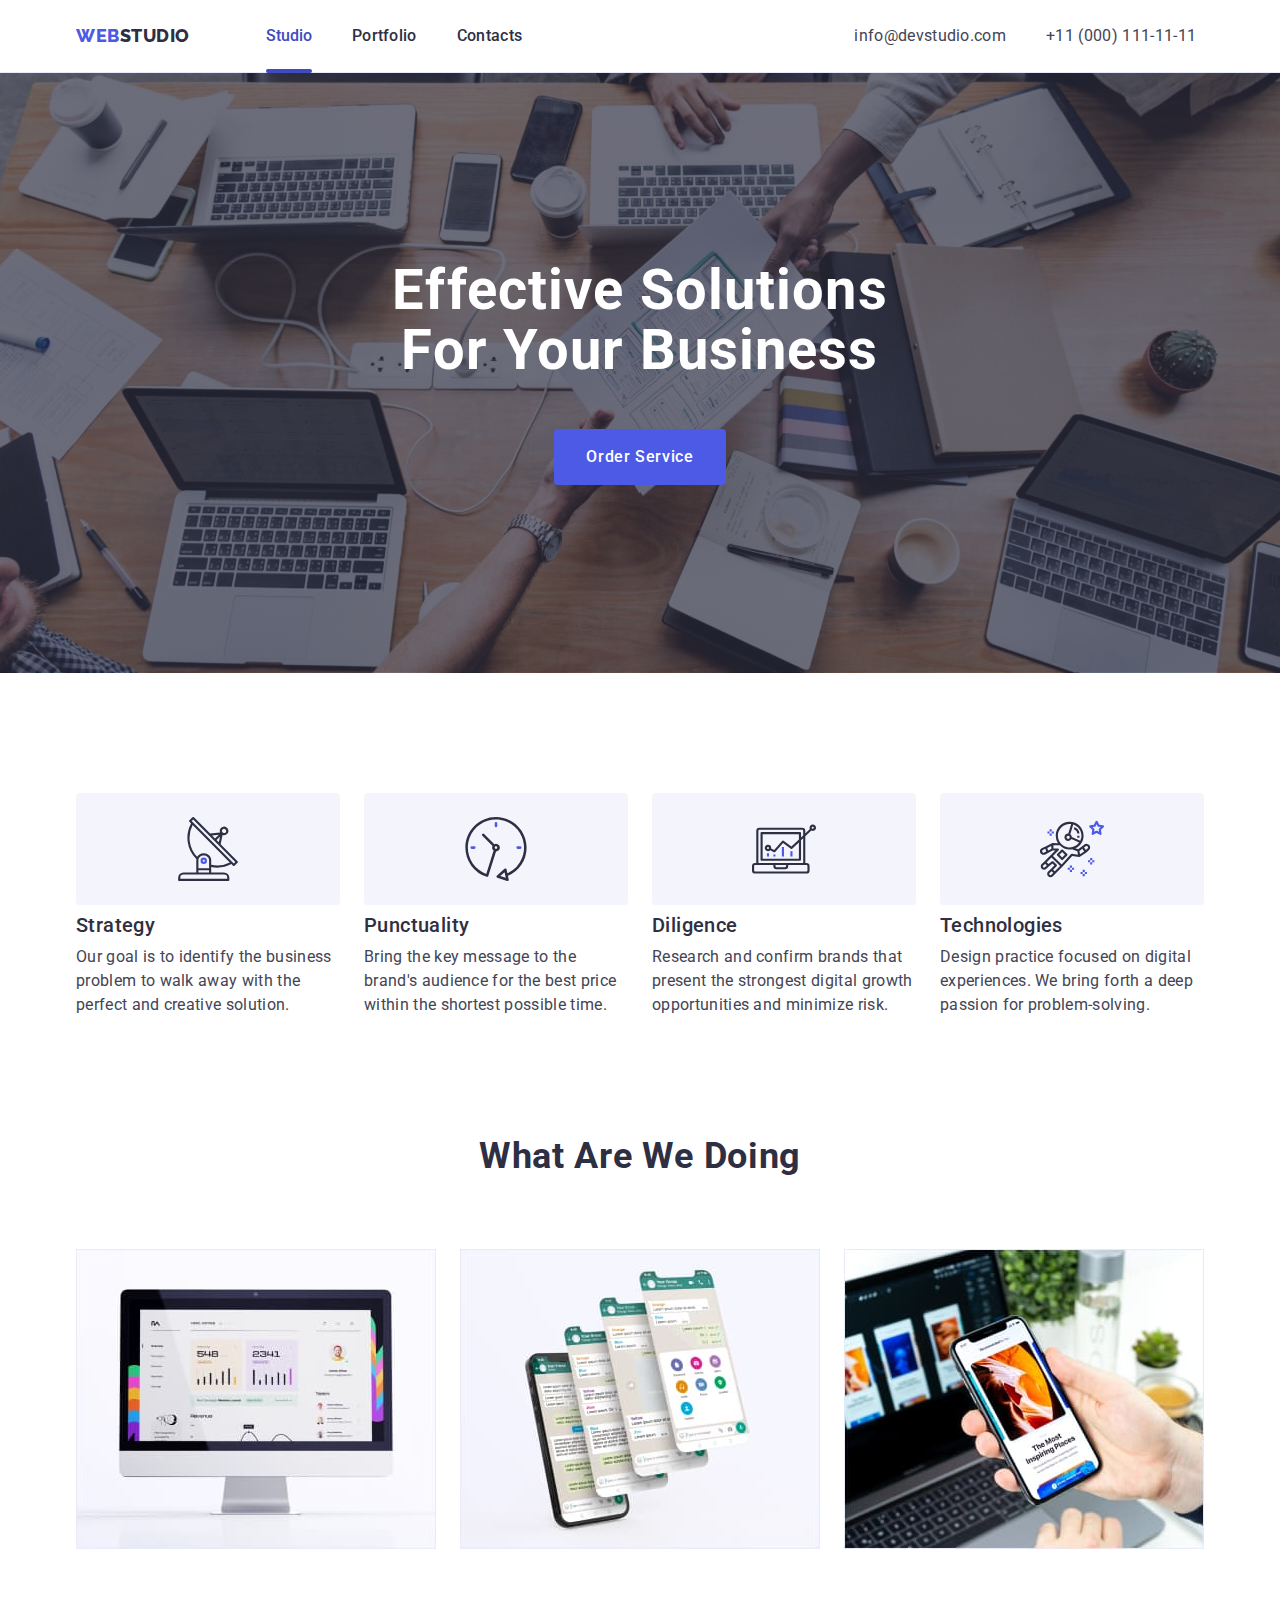
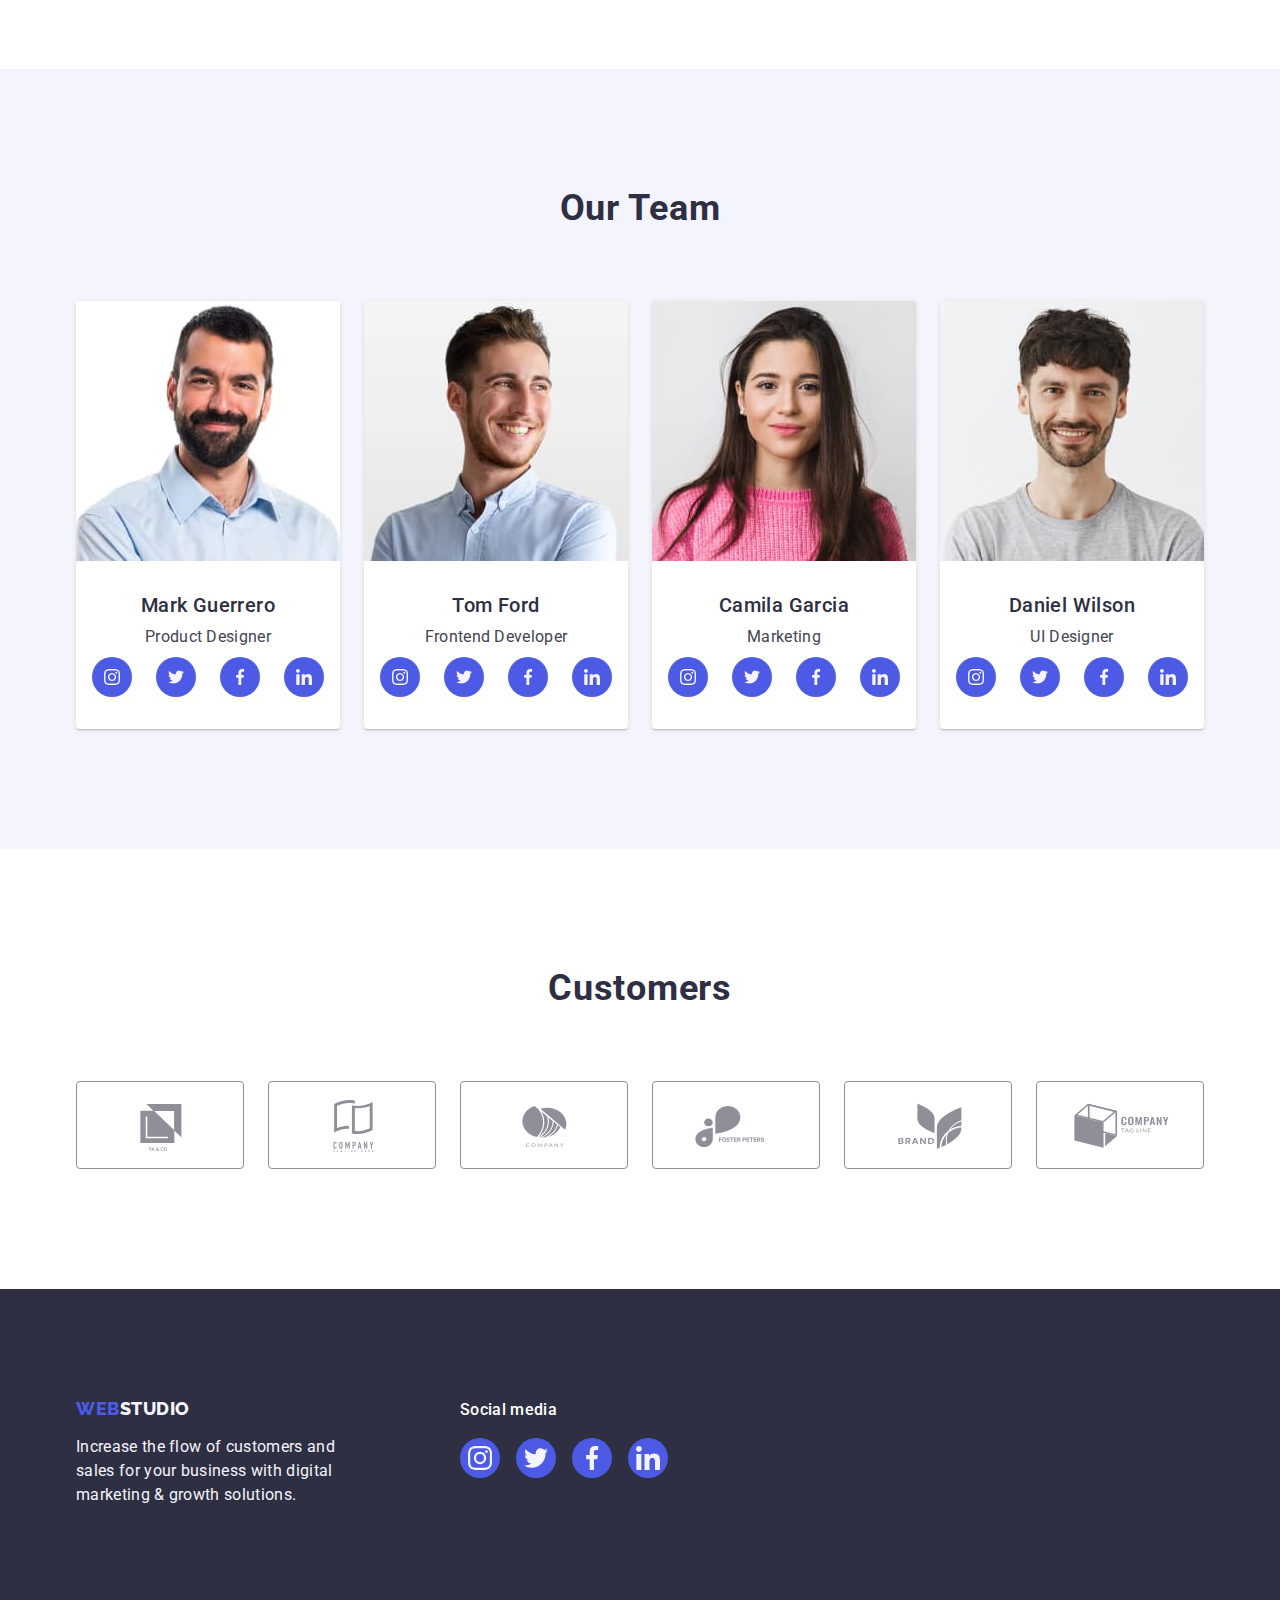
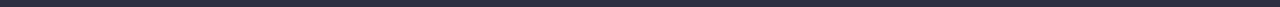
<file: index.html>
<!DOCTYPE html>
<html lang="en">

<head>
    <meta charset="UTF-8">
    <meta name="viewport" content="width=device-width, initial-scale=1.0">
    <title>Main Page</title>
        <link rel="stylesheet" href="https://cdnjs.cloudflare.com/ajax/libs/modern-normalize/2.0.0/modern-normalize.min.css"
        integrity="sha512-4xo8blKMVCiXpTaLzQSLSw3KFOVPWhm/TRtuPVc4WG6kUgjH6J03IBuG7JZPkcWMxJ5huwaBpOpnwYElP/m6wg=="
        crossorigin="anonymous" referrerpolicy="no-referrer">
    <link rel="preconnect" href="https://fonts.googleapis.com">
    <link rel="preconnect" href="https://fonts.gstatic.com" crossorigin>
    <link href="https://fonts.googleapis.com/css2?family=Raleway:wght@800&family=Roboto:wght@400;500;700;900&display=swap"
        rel="stylesheet">
    <link rel="stylesheet" href="./css/styles.css">
</head>

<body>
    <header class="header">
        <div class="headcontainer container">
        <nav class="headcont">
            <a class="link logo" href="./index.html">Web<span class="inheader">Studio</span></a>
            <ul class="list ulnav">
                <li><a class="link navigation-bar-transition" href="./index.html">Studio</a></li>
                <li><a class="link navigation" href="./portfolio.html">Portfolio</a></li>
                <li><a class="link navigation" href="">Contacts</a></li>
            </ul>
            </nav>
        <address class ="contacts">
            <ul class="ulcontact">
                <li class="licontact">
                    <a class="link conts" href="mailto:info@devstudio.com">info@devstudio.com</a>
                </li>
                <li class="licontact">
                    <a class="link conts" href="tel:+110001111111">+11 (000) 111-11-11</a>
                </li>
            </ul>
        </address>
        </div>
    </header>
    <main>
        <section class="section-motto">
            <div class="container">
            <h1 class="title">Effective Solutions for Your Business</h1>
            <button class="button orderservice" type="button" data-modal-open>Order Service</button>
            </div>
        </section>
        <section class="section characteristics">
            <div class="container">
            <h2 class="visually-hidden">pusty nagłówek</h2>
            <ul class="list ulcharacteristic">
                <li class="licharacteristic">
                    <div class="characteristic-icons">
                         <svg width="64" height="64" xmlns="http://www.w3.org/2000/svg">
                            <use href="./images/icons.svg#icons-antenna-1">
                            </use>
                         </svg>   
                    </div>
                    <h3 class="characteristic">Strategy</h3>
                    <p class="char">Our goal is to identify the business problem to walk away with the perfect and creative solution.
                    </p>
                </li>
                <li class="licharacteristic">
                    <div class="characteristic-icons">
                        <svg width="64" height="64" xmlns="http://www.w3.org/2000/svg">
                            <use href="./images/icons.svg#icons-clock-1">
                            </use>
                        </svg>
                    </div>
                    <h3 class="characteristic">Punctuality</h3>
                    <p class="char">Bring the key message to the brand's audience for the best price within the shortest possible
                        time.</p>
                </li>
                <li class="licharacteristic">
                    <div class="characteristic-icons">
                        <svg width="64" height="64" xmlns="http://www.w3.org/2000/svg">
                            <use href="./images/icons.svg#icons-diagram-1">
                            </use>
                        </svg>
                    </div>
                    <h3 class="characteristic">Diligence</h3>
                    <p class="char">Research and confirm brands that present the strongest digital growth opportunities and minimize
                        risk.</p>
                </li>
                <li class="licharacteristic">
                    <div class="characteristic-icons">
                        <svg width="64" height="64" xmlns="http://www.w3.org/2000/svg">
                            <use href="./images/icons.svg#icons-astronaut-1">
                            </use>
                        </svg>
                    </div>
                    <h3 class="characteristic">Technologies</h3>
                    <p class="char">Design practice focused on digital experiences. We bring forth a deep passion for
                        problem-solving.
                    </p>
                </li>
            </ul>
            </div>
        </section>
        <section class="section-tasks">
            <div class="container">
            <h2 class="task">What are we doing</h2>
            <ul class="list ultasks">
                <li class="litasks">
                    <img src="./images/img1.jpg" alt="Old MacBook" width="360" height="300">
                </li>
                <li class="litasks">
                    <img src="./images/img2.jpg" alt="Smartphone" width="360" height="300">
                </li>
                <li class="litasks">
                    <img src="./images/img3.jpg" alt="smartphone held in hand, notebook in the background" width="360"
                        height="300">
                </li>
            </ul>
            </div>
        </section>
        <section class="section people">
            <div class="container">
            <h2 class="teamhead">Our Team</h2>
            <ul class="list members">
                <li class="list teamlist">
                    <img src="./images/imgmark.jpg" alt="man in a blue shirt with dark hair and short stubble"
                        width="264" height="260">
                    <div class="membercontainer">
                    <h3 class="member">Mark Guerrero</h3>
                    <p class="memberposition">Product Designer</p>
                    <ul class="ulsocial-link-icons">
                    <li class="lisocial-link-icons">
                        <a class="social-link" href="#">
                        <svg class="svgsocial-link-icons" width="16" height="16" xmlns="http://www.w3.org/2000/svg">
                            <use href="./images/icons.svg#icons-instagram-2">
                            </use>
                        </svg>
                        </a>
                    </li>
                    <li class="lisocial-link-icons">
                        <a class="social-link" href="#">
                        <svg class="svgsocial-link-icons" width="16" height="16" xmlns="http://www.w3.org/2000/svg">
                            <use href="./images/icons.svg#icons-twitter-1">
                            </use>
                        </svg>
                        </a>
                    </li>
                    <li class="lisocial-link-icons">
                            <a class="social-link" href="#">
                            <svg class="svgsocial-link-icons" width="16" height="16" xmlns="http://www.w3.org/2000/svg">
                                <use href="./images/icons.svg#icons-facebook-1">
                                </use>
                            </svg>
                            </a>
                    </li>
                    <li class="lisocial-link-icons">
                            <a class="social-link" href="#">
                            <svg class="svgsocial-link-icons" width="16" height="16" xmlns="http://www.w3.org/2000/svg">
                                <use href="./images/icons.svg#icons-linkedin-1">
                                </use>
                            </svg>
                            </a>
                    </li>
                    </ul>
                    </div>
                </li>
                <li class="list teamlist">
                    <img src="./images/imgtom.jpg" alt="man in a blue shirt with light hair and short stubble"
                        width="264" height="260">
                    <div class="membercontainer">
                    <h3 class="member">Tom Ford</h3>
                    <p class="memberposition">Frontend Developer</p>
                    <ul class="ulsocial-link-icons">
                        <li class="lisocial-link-icons">
                            <a class="social-link" href="#">
                                <svg class="svgsocial-link-icons" width="16" height="16" xmlns="http://www.w3.org/2000/svg">
                                    <use href="./images/icons.svg#icons-instagram-2">
                                    </use>
                                </svg>
                            </a>
                        </li>
                        <li class="lisocial-link-icons">
                            <a class="social-link" href="#">
                                <svg class="svgsocial-link-icons" width="16" height="16" xmlns="http://www.w3.org/2000/svg">
                                    <use href="./images/icons.svg#icons-twitter-1">
                                    </use>
                                </svg>
                            </a>
                        </li>
                        <li class="lisocial-link-icons">
                            <a class="social-link" href="#">
                                <svg class="svgsocial-link-icons" width="16" height="16" xmlns="http://www.w3.org/2000/svg">
                                    <use href="./images/icons.svg#icons-facebook-1">
                                    </use>
                                </svg>
                            </a>
                        </li>
                        <li class="lisocial-link-icons">
                            <a class="social-link" href="#">
                                <svg class="svgsocial-link-icons" width="16" height="16" xmlns="http://www.w3.org/2000/svg">
                                    <use href="./images/icons.svg#icons-linkedin-1">
                                    </use>
                                </svg>
                            </a>
                        </li>
                        </ul>
                        </div>
                        </li>
                <li class="list teamlist">
                    <img src="./images/imgcamila.jpg" alt="woman in a pink sweater with long flowing hair" width="264"
                        height="260">
                    <div class="membercontainer">
                    <h3 class="member">Camila Garcia</h3>
                    <p class="memberposition">Marketing</p>
                    <ul class="ulsocial-link-icons">
                        <li class="lisocial-link-icons">
                            <a class="social-link" href="#">
                                <svg class="svgsocial-link-icons" width="16" height="16" xmlns="http://www.w3.org/2000/svg">
                                    <use href="./images/icons.svg#icons-instagram-2">
                                    </use>
                                </svg>
                            </a>
                        </li>
                        <li class="lisocial-link-icons">
                            <a class="social-link" href="#">
                                <svg class="svgsocial-link-icons" width="16" height="16" xmlns="http://www.w3.org/2000/svg">
                                    <use href="./images/icons.svg#icons-twitter-1">
                                    </use>
                                </svg>
                            </a>
                        </li>
                        <li class="lisocial-link-icons">
                            <a class="social-link" href="#">
                                <svg class="svgsocial-link-icons" width="16" height="16" xmlns="http://www.w3.org/2000/svg">
                                    <use href="./images/icons.svg#icons-facebook-1">
                                    </use>
                                </svg>
                            </a>
                        </li>
                        <li class="lisocial-link-icons">
                            <a class="social-link" href="#">
                                <svg class="svgsocial-link-icons" width="16" height="16" xmlns="http://www.w3.org/2000/svg">
                                    <use href="./images/icons.svg#icons-linkedin-1">
                                    </use>
                                </svg>
                            </a>
                        </li>
                        </ul>
                        </div>
                        </li>
                <li class="list teamlist">
                    <img src="./images/imgdaniel.jpg" alt="a man in a gray T-shirt with dark hair and short stubble"
                        width="264" height="260">
                    <div class="membercontainer">
                    <h3 class="member">Daniel Wilson</h3>
                    <p class="memberposition">UI Designer</p>
                    <ul class="ulsocial-link-icons">
                        <li class="lisocial-link-icons">
                            <a class="social-link" href="#">
                                <svg class="svgsocial-link-icons" width="16" height="16" xmlns="http://www.w3.org/2000/svg">
                                    <use href="./images/icons.svg#icons-instagram-2">
                                    </use>
                                </svg>
                            </a>
                        </li>
                        <li class="lisocial-link-icons">
                            <a class="social-link" href="#">
                                <svg class="svgsocial-link-icons" width="16" height="16" xmlns="http://www.w3.org/2000/svg">
                                    <use href="./images/icons.svg#icons-twitter-1">
                                    </use>
                                </svg>
                            </a>
                        </li>
                        <li class="lisocial-link-icons">
                            <a class="social-link" href="#">
                                <svg class="svgsocial-link-icons" width="16" height="16" xmlns="http://www.w3.org/2000/svg">
                                    <use href="./images/icons.svg#icons-facebook-1">
                                    </use>
                                </svg>
                            </a>
                        </li>
                        <li class="lisocial-link-icons">
                            <a class="social-link" href="#">
                                <svg class="svgsocial-link-icons" width="16" height="16" xmlns="http://www.w3.org/2000/svg">
                                    <use href="./images/icons.svg#icons-linkedin-1">
                                    </use>
                                </svg>
                            </a>
                        </li>
                        </ul>
                        </div>
                        </li>
                    </ul>
                    </div>
        </section>
        <section class="our-customers">
            <div class="container">
            <h2 class="customershead">Customers</h2>
            <ul class="ulcustomers">
                <li class="licustomers">
                        <a class="customers-links" href="#">
                        <svg class="svglogo-customers" width="104" height="56" xmlns="http://www.w3.org/2000/svg">
                            <use href="./images/icons.svg#icons-Logo-1">
                            </use>
                        </svg>
                        </a>
                </li>
                <li class="licustomers">
                        <a class="customers-links" href="#">
                            <svg class="svglogo-customers" width="104" height="56" xmlns="http://www.w3.org/2000/svg">
                                <use href="./images/icons.svg#icons-Logo-2">
                                </use>
                            </svg>
                        </a>
                </li>
                <li class="licustomers">
                        <a class="customers-links" href="#">
                            <svg class="svglogo-customers" width="104" height="56" xmlns="http://www.w3.org/2000/svg">
                                <use href="./images/icons.svg#icons-Logo-3">
                                </use>
                            </svg>
                        </a>
                </li>
                <li class="licustomers">
                        <a class="customers-links" href="#">
                            <svg class="svglogo-customers" width="104" height="56" xmlns="http://www.w3.org/2000/svg">
                                <use href="./images/icons.svg#icons-Logo-4">
                                </use>
                            </svg>
                        </a>
                </li>
                <li class="licustomers">
                        <a class="customers-links" href="#">
                            <svg class="svglogo-customers" width="104" height="56" xmlns="http://www.w3.org/2000/svg">
                                <use href="./images/icons.svg#icons-Logo-5">
                                </use>
                            </svg>
                        </a>
                </li>
                <li class="licustomers">
                        <a class="customers-links" href="#">
                            <svg class="svglogo-customers" width="104" height="56" xmlns="http://www.w3.org/2000/svg">
                                <use href="./images/icons.svg#icons-Logo-6">
                                </use>
                            </svg>
                        </a>
                </li>
            </ul>
            </div>
        </section>
    </main>
    <footer class="foo">
        <div class="foo-container">
        <div class="foo-container-logo">
        <a class="link logoinfoo" href="./index.html">Web<span class="footer">Studio</span></a>
        <p class="parinfoo">
            Increase the flow of customers and 
            sales for your business with digital 
            marketing & growth solutions.
        </p>
    </div>
        <div class="foo-social-links">
        <p class="social-media-infoo">Social media</p>
        <ul class="ulsocial-links-infoo">
                <li class="lisocial-link-icons-infoo">
                    <a class="social-link-infoo" href="#">
                        <svg class="svgsocial-link-icons-infoo" width="24" height="24" xmlns="http://www.w3.org/2000/svg">
                            <use href="./images/icons.svg#icons-instagram-2">
                            </use>
                        </svg>
                    </a>
                </li>
                <li class="lisocial-link-icons-infoo">
                    <a class="social-link-infoo" href="#">
                        <svg class="svgsocial-link-icons-infoo" width="24" height="24" xmlns="http://www.w3.org/2000/svg">
                            <use href="./images/icons.svg#icons-twitter-1">
                            </use>
                        </svg>
                    </a>
                </li>
                <li class="lisocial-link-icons-infoo">
                    <a class="social-link-infoo" href="#">
                        <svg class="svgsocial-link-icons-infoo" width="24" height="24" xmlns="http://www.w3.org/2000/svg">
                            <use href="./images/icons.svg#icons-facebook-1">
                            </use>
                        </svg>
                    </a>
                </li>
                <li class="lisocial-link-icons-infoo">
                    <a class="social-link-infoo" href="#">
                        <svg class="svgsocial-link-icons-infoo" width="24" height="24" xmlns="http://www.w3.org/2000/svg">
                            <use href="./images/icons.svg#icons-linkedin-1">
                            </use>
                        </svg>
                    </a>
                </li>
        </ul>
        </div>
        </div>
    </footer>
    <div class="modal-body is-hidden" data-modal>
        <div class="modal-window">
        <button type="button" class="closebutton" data-modal-close>
            <svg class="svg-modal" width="8" height="8" xmlns="http://www.w3.org/2000/svg">
            <use href="./images/icons.svg#icons-close-black">
            </use>
        </svg>
    </button>
    </div>
    </div>
    <script src="./js/modal.js"></script>
</body>
</html>
</file>
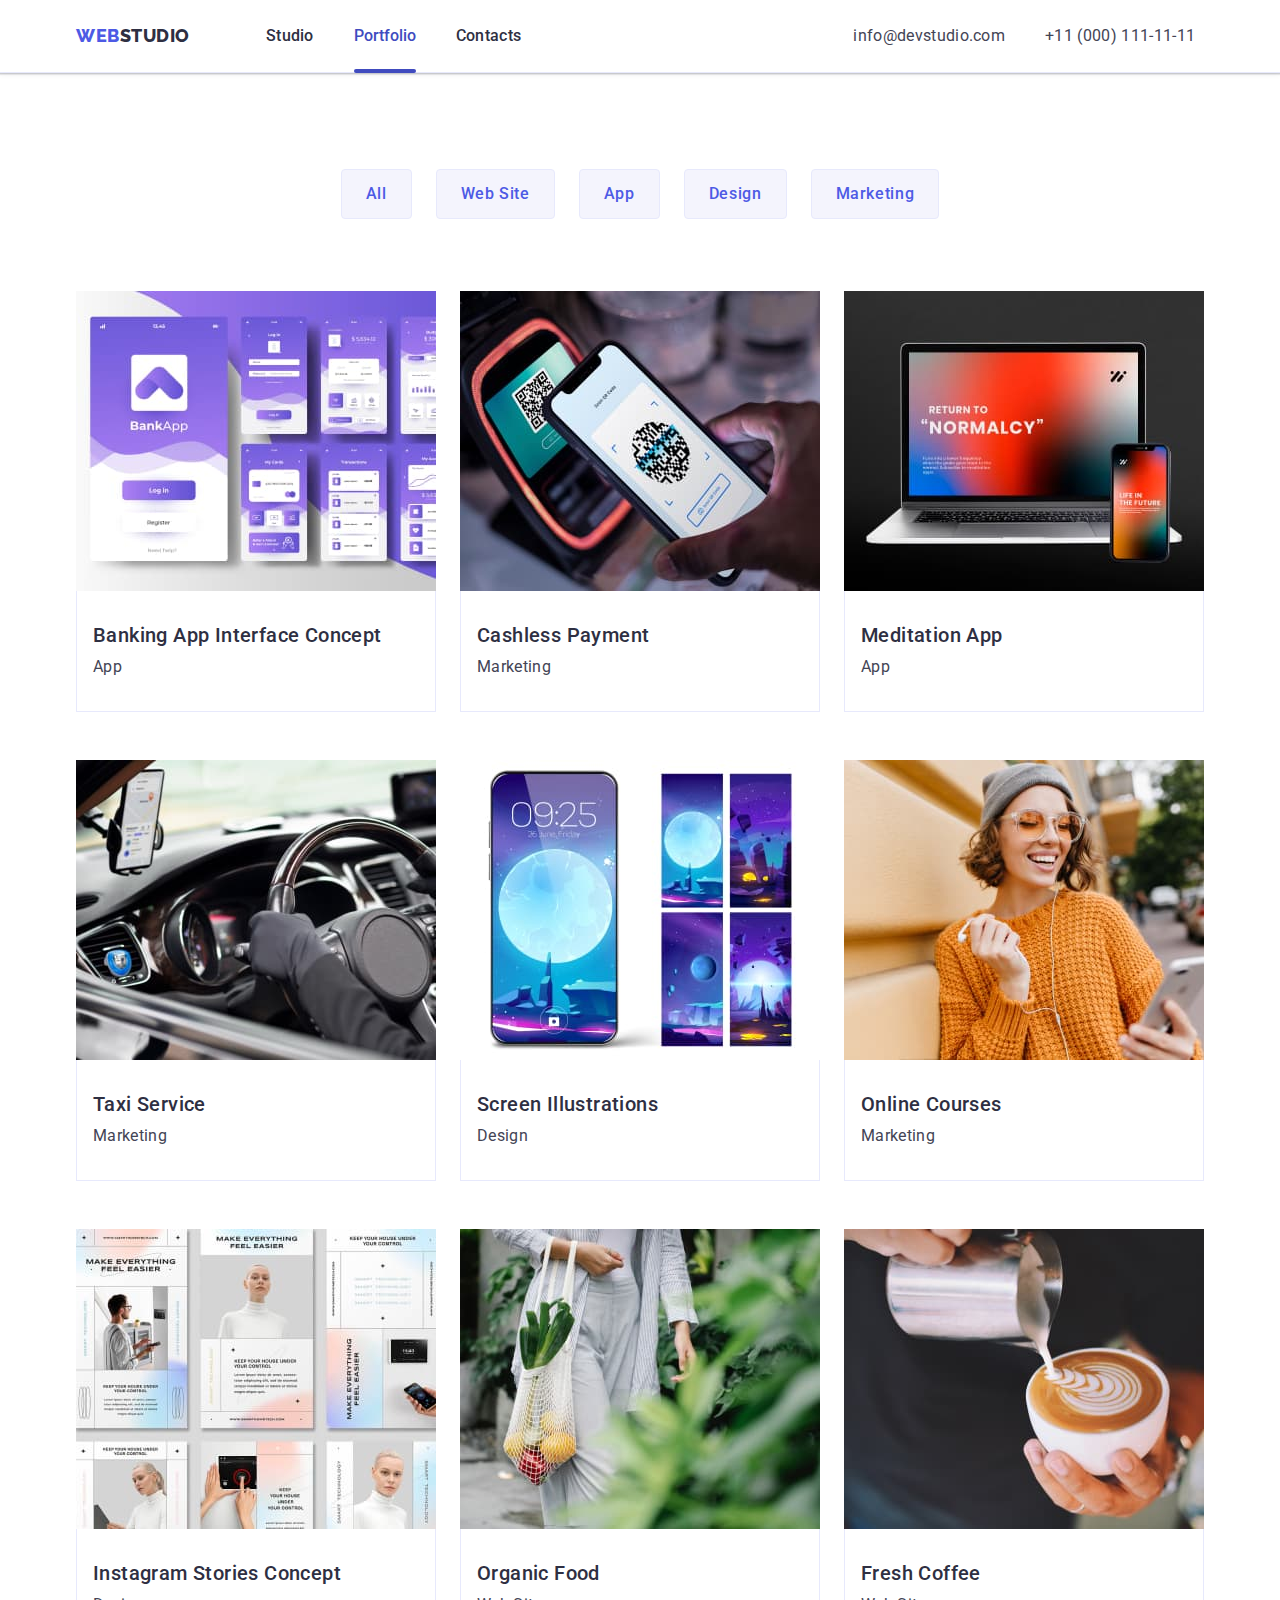
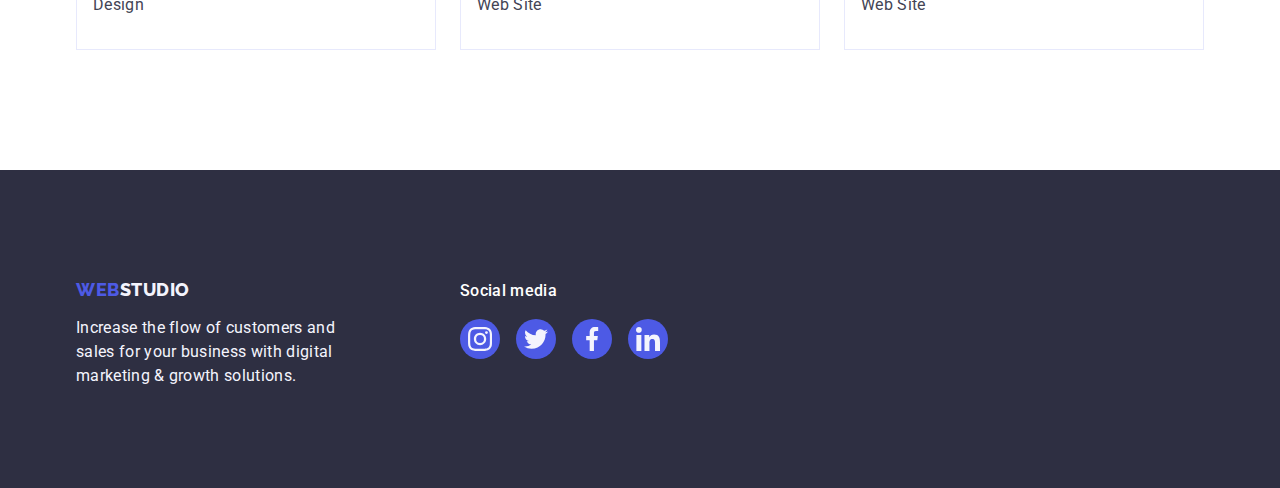
<file: portfolio.html>
<!DOCTYPE html>
<html lang="en">

<head>
    <meta charset="UTF-8">
    <meta name="viewport" content="width=device-width, initial-scale=1.0">
    <title>Main Page</title>
    <link rel="stylesheet" href="https://cdnjs.cloudflare.com/ajax/libs/modern-normalize/2.0.0/modern-normalize.min.css"
        integrity="sha512-4xo8blKMVCiXpTaLzQSLSw3KFOVPWhm/TRtuPVc4WG6kUgjH6J03IBuG7JZPkcWMxJ5huwaBpOpnwYElP/m6wg=="
        crossorigin="anonymous" referrerpolicy="no-referrer"/>
    <link rel="preconnect" href="https://fonts.googleapis.com">
    <link rel="preconnect" href="https://fonts.gstatic.com" crossorigin>
    <link
        href="https://fonts.googleapis.com/css2?family=Raleway:wght@800&family=Roboto:wght@400;500;700;900&display=swap"
        rel="stylesheet">
    <link rel="stylesheet" href="./css/styles.css">
</head>

<body>
    <header class="header">
        <div class="headcontainer container">
            <nav class="headcont">
                <a class="link logo" href="./index.html">Web<span class="inheader">Studio</span></a>
                <ul class="list ulnav">
                    <li><a class="link navigation" href="./index.html">Studio</a></li>
                    <li><a class="link navigation-bar-transition" href="./portfolio.html">Portfolio</a></li>
                    <li><a class="link navigation" href="">Contacts</a></li>
                </ul>
            </nav>
            <address class="contacts">
                <ul class="ulcontact">
                    <li class="licontact">
                        <a class="link conts" href="mailto:info@devstudio.com">info@devstudio.com</a>
                    </li>
                    <li class="licontact">
                        <a class="link conts" href="tel:+110001111111">+11 (000) 111-11-11</a>
                    </li>
                </ul>
            </address>
        </div>
    </header>
    <main>
        <section class="sectionfiltres">
            <div class="container">
            <h1 class="visually-hidden">pusty nagłówek</h1>
            <ul class="list-ulbuttons">
                <li><button class="button filtr" type="button">All</button></li>
                <li><button class="button filtr" type="button">Web Site</button></li>
                <li><button class="button filtr" type="button">App</button></li>
                <li><button class="button filtr" type="button">Design</button></li>
                <li><button class="button filtr" type="button">Marketing</button></li>
            </ul>
            <ul class="list ulbuttonpic">
                <li class="list libuttonpic">
                    <a class="link lipic" href="">
                    <div class="linkoverlay">
                    <img src="./images/img4.jpg" alt="bank application cards" width="360" height="300">
                    <p class="overlay">14 Stylish and User-Friendly App Design Concepts · Task Manager App · Calorie Tracker App · Exotic
                        Fruit Ecommerce App ·
                        Cloud Storage App</p>
                    </div>
                    <div class="appcontainer">
                    <h2 class="link picheader">Banking App Interface Concept</h2>
                    <p class="link picpar">App</p>
                </div>
                </a>
                </li>
                <li class="list libuttonpic">
                    <a class="link lipic" href="">
                    <div class="linkoverlay">
                    <img src="./images/img5.jpg" alt="contactless payment by phone" width="360" height="300">
                    <p class="overlay">14 Stylish and User-Friendly App Design Concepts · Task Manager App · Calorie Tracker App · Exotic
                        Fruit Ecommerce App ·
                        Cloud Storage App</p>
                    </div>
                    <div class="appcontainer">
                    <h2 class="link picheader">Cashless Payment</h2>
                    <p class="link picpar">Marketing</p>
                </div>
                </a>
                </li>
                <li class="list libuttonpic">
                    <a class="link lipic" href="">
                    <div class="linkoverlay">
                    <img src="./images/img6.jpg" alt="return to normalcy on laptop and life is in the future on smartphone" width="360" height="300">
                    <p class="overlay">14 Stylish and User-Friendly App Design Concepts · Task Manager App · Calorie Tracker App · Exotic
                        Fruit Ecommerce App ·
                        Cloud Storage App</p>
                    </div>
                    <div class="appcontainer">
                    <h2 class="link picheader">Meditation App</h2>
                    <p class="link picpar">App</p>
                </div>
                </a>
                </li>
                <li class="list libuttonpic">
                    <a class="link lipic" href="">
                    <div class="linkoverlay">
                    <img src="./images/img7.jpg" alt="hands on the steering wheel in the car and smartphone in the car holder" width="360" height="300">
                    <p class="overlay">14 Stylish and User-Friendly App Design Concepts · Task Manager App · Calorie Tracker App · Exotic
                        Fruit Ecommerce App ·
                        Cloud Storage App</p>
                    </div>
                    <div class="appcontainer">
                    <h2 class="link picheader">Taxi Service</h2>
                    <p class="link picpar">Marketing</p>
                </div>
                </a>
                </li>
                <li class="list libuttonpic">
                    <a class="link lipic" href="">
                    <div class="linkoverlay">
                    <img src="./images/img8.jpg" alt="smartphone lock screen and various themes" width="360" height="300">
                    <p class="overlay">14 Stylish and User-Friendly App Design Concepts · Task Manager App · Calorie Tracker App · Exotic
                        Fruit Ecommerce App ·
                        Cloud Storage App</p>
                    </div>
                    <div class="appcontainer">
                    <h2 class="link picheader">Screen Illustrations</h2>
                    <p class="link picpar">Design</p>
                </div>
                </a>
                </li>
                <li class="list libuttonpic">
                    <a class="link lipic" href="">
                    <div class="linkoverlay">
                    <img src="./images/img9.jpg" alt="woman in a gray hat, yellow glasses and a yellow sweater" width="360" height="300">
                        <p class="overlay">14 Stylish and User-Friendly App Design Concepts · Task Manager App · Calorie Tracker App · Exotic
                        Fruit Ecommerce App ·
                        Cloud Storage App</p>
                    </div>
                    <div class="appcontainer">
                    <h2 class="link picheader">Online Courses</h2>
                    <p class="link picpar">Marketing</p>
                </div>
                </a>
                </li>
                <li class="list libuttonpic">
                    <a class="link lipic" href="">
                    <div class="linkoverlay">
                    <img src="./images/img10.jpg" alt="smart technologies application" width="360" height="300">
                        <p class="overlay">14 Stylish and User-Friendly App Design Concepts · Task Manager App · Calorie Tracker App · Exotic
                        Fruit Ecommerce App ·
                        Cloud Storage App</p>
                    </div>
                    <div class="appcontainer">
                    <h2 class="link picheader">Instagram Stories Concept</h2>
                    <p class="link picpar">Design</p>
                </div>
                </a>
                </li>
                <li class="list libuttonpic">
                    <a class="link lipic" href="">
                    <div class="linkoverlay">
                    <img src="./images/img11.jpg" alt="woman carrying a bag with vegetables" width="360" height="300">
                        <p class="overlay">14 Stylish and User-Friendly App Design Concepts · Task Manager App · Calorie Tracker App · Exotic
                        Fruit Ecommerce App ·
                        Cloud Storage App</p>
                    </div>
                    <div class="appcontainer">
                    <h2 class="link picheader">Organic Food</h2>
                    <p class="link picpar">Web Site</p>
                </div>
                </a>
                </li>
                <li class="list libuttonpic">
                    <a class="link lipic" href="">
                    <div class="linkoverlay">
                    <img src="./images/img12.jpg" alt="milk pattern on coffee" width="360" height="300">
                        <p class="overlay">14 Stylish and User-Friendly App Design Concepts · Task Manager App · Calorie Tracker App · Exotic
                        Fruit Ecommerce App ·
                        Cloud Storage App</p>
                    </div>
                    <div class="appcontainer">
                    <h2 class="link picheader">Fresh Coffee</h2>
                    <p class="link picpar">Web Site</p>
                </div>
                </a>
                </li>
            </ul>
            </div>
        </section>
    </main>
    <footer class="foo">
        <div class="foo-container">
            <div class="foo-container-logo">
                <a class="link logoinfoo" href="./index.html">Web<span class="footer">Studio</span></a>
                <p class="parinfoo">
                    Increase the flow of customers and
                    sales for your business with digital
                    marketing & growth solutions.
                </p>
            </div>
            <div class="foo-social-links">
                <p class="social-media-infoo">Social media</p>
                <ul class="ulsocial-links-infoo">
                    <li class="lisocial-link-icons-infoo">
                        <a class="social-link-infoo" href="#">
                            <svg class="svgsocial-link-icons-infoo" width="24" height="24"
                                xmlns="http://www.w3.org/2000/svg">
                                <use href="./images/icons.svg#icons-instagram-2">
                                </use>
                            </svg>
                        </a>
                    </li>
                    <li class="lisocial-link-icons-infoo">
                        <a class="social-link-infoo" href="#">
                            <svg class="svgsocial-link-icons-infoo" width="24" height="24"
                                xmlns="http://www.w3.org/2000/svg">
                                <use href="./images/icons.svg#icons-twitter-1">
                                </use>
                            </svg>
                        </a>
                    </li>
                    <li class="lisocial-link-icons-infoo">
                        <a class="social-link-infoo" href="#">
                            <svg class="svgsocial-link-icons-infoo" width="24" height="24"
                                xmlns="http://www.w3.org/2000/svg">
                                <use href="./images/icons.svg#icons-facebook-1">
                                </use>
                            </svg>
                        </a>
                    </li>
                    <li class="lisocial-link-icons-infoo">
                        <a class="social-link-infoo" href="#">
                            <svg class="svgsocial-link-icons-infoo" width="24" height="24"
                                xmlns="http://www.w3.org/2000/svg">
                                <use href="./images/icons.svg#icons-linkedin-1">
                                </use>
                            </svg>
                        </a>
                    </li>
                </ul>
            </div>
        </div>
    </footer>
</body>

</html>
</file>
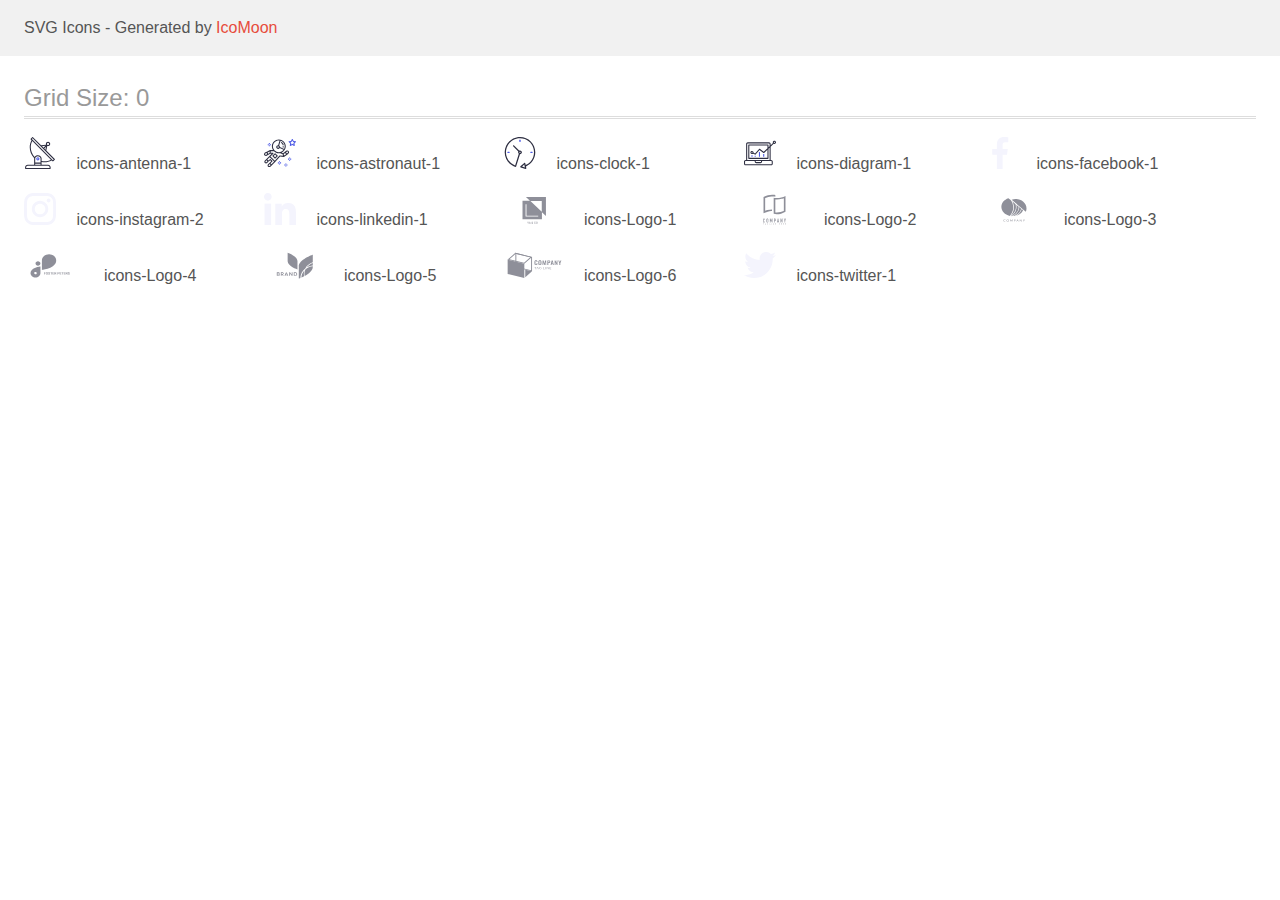
<file: images/icomoon/demo.html>
<!doctype html>
<html>
<head>
    <title>IcoMoon - SVG Icons</title>
    <meta charset="utf-8">
    <meta name="viewport" content="width=device-width, initial-scale=1">
    <link rel="stylesheet" href="demo-files/demo.css">
    <link rel="stylesheet" href="style.css">
</head>
<body>
<svg aria-hidden="true" style="position: absolute; width: 0; height: 0; overflow: hidden;" version="1.1" xmlns="http://www.w3.org/2000/svg" xmlns:xlink="http://www.w3.org/1999/xlink">
<defs>
<symbol id="icons-antenna-1" viewBox="0 0 32 32">
<path fill="#2e2f42" style="fill: var(--color1, #2e2f42)" d="M30.773 22.098l-8.443-8.505 0.937-4.615c0.242 0.094 0.499 0.144 0.758 0.146h0.006c1.192 0.014 2.17-0.941 2.184-2.133s-0.941-2.17-2.133-2.184c-1.192-0.014-2.17 0.941-2.184 2.133-0.003 0.255 0.039 0.509 0.125 0.749l-4.96 0.605-8.091-8.133c-0.099-0.101-0.235-0.159-0.377-0.16-0.14 0.001-0.274 0.056-0.373 0.155l-1.513 1.504c-0.208 0.208-0.208 0.546 0 0.754l0.814 0.826c-3.153 5.798-2.129 12.978 2.519 17.663 0.043 0.041 0.092 0.074 0.146 0.098-0.034 0.18-0.051 0.364-0.052 0.547v6.187h-6.4c-1.472 0.002-2.665 1.195-2.667 2.667v1.067c0 0.295 0.239 0.533 0.533 0.533h24.533c0.295 0 0.533-0.239 0.533-0.533v-1.067c-0.002-1.472-1.195-2.665-2.667-2.667h-6.4v-2.742c1.003 0.21 2.024 0.317 3.049 0.32 2.458-0.003 4.877-0.615 7.040-1.783l0.818 0.823c0.099 0.101 0.235 0.159 0.377 0.16 0.14-0.001 0.274-0.056 0.373-0.155l1.513-1.504c0.208-0.208 0.208-0.546 0-0.754zM23.28 6.233c0.418-0.415 1.093-0.414 1.509 0.004s0.414 1.093-0.004 1.508c-0.2 0.199-0.47 0.31-0.752 0.31h-0.003c-0.589-0.003-1.064-0.483-1.061-1.072 0.002-0.282 0.115-0.552 0.314-0.751h-0.002zM22.024 9.738l-0.598 2.946-1.175-1.182 1.774-1.763zM21.419 8.836l-1.92 1.909-1.485-1.493 3.405-0.415zM24.004 28.8c0.884 0 1.6 0.716 1.6 1.6v0.533h-23.467v-0.533c0-0.884 0.716-1.6 1.6-1.6h20.267zM16.537 26.667v1.067h-5.333v-1.067h5.333zM11.204 25.6v-4.053c0-1.294 1.196-2.347 2.667-2.347s2.667 1.053 2.667 2.347v4.053h-5.333zM17.604 23.904v-2.357c0-1.882-1.675-3.413-3.733-3.413-1.331-0.020-2.576 0.657-3.281 1.786-4.058-4.274-4.971-10.645-2.279-15.887l18.602 18.708c-2.872 1.461-6.165 1.873-9.309 1.163zM28.893 23.22l-21.057-21.181 0.755-0.752 7.935 7.98c0.004 0 0.006 0.007 0.010 0.010l13.115 13.191-0.757 0.752z"></path>
<path fill="#4d5ae5" style="fill: var(--color2, #4d5ae5)" d="M13.876 20.267h-0.005c-0.884-0.001-1.601 0.714-1.602 1.598s0.714 1.601 1.598 1.602h0.005c0.884 0.001 1.601-0.714 1.602-1.598s-0.714-1.601-1.598-1.602zM14.249 22.245c-0.1 0.1-0.236 0.156-0.378 0.155-0.295-0.002-0.532-0.242-0.531-0.536 0.001-0.141 0.057-0.276 0.157-0.375s0.233-0.154 0.373-0.155c0.295 0.002 0.532 0.242 0.531 0.536-0.001 0.141-0.057 0.276-0.157 0.375h0.005z"></path>
</symbol>
<symbol id="icons-astronaut-1" viewBox="0 0 32 32">
<path fill="#4d5ae5" style="fill: var(--color2, #4d5ae5)" d="M31.974 4.524c-0.063-0.193-0.229-0.333-0.43-0.363l-1.91-0.278-0.855-1.731c-0.179-0.365-0.777-0.365-0.956 0l-0.855 1.731-1.91 0.278c-0.201 0.029-0.367 0.17-0.431 0.363-0.062 0.193-0.011 0.405 0.135 0.547l1.383 1.348-0.326 1.903c-0.034 0.2 0.048 0.402 0.212 0.522 0.166 0.121 0.382 0.135 0.562 0.040l1.709-0.899 1.709 0.899c0.078 0.041 0.164 0.061 0.249 0.061 0.11 0 0.221-0.034 0.314-0.102 0.164-0.119 0.246-0.322 0.212-0.522l-0.326-1.903 1.383-1.348c0.145-0.142 0.197-0.354 0.135-0.547zM29.511 5.851c-0.125 0.122-0.183 0.299-0.153 0.472l0.191 1.114-1-0.526c-0.078-0.041-0.163-0.061-0.249-0.061s-0.17 0.020-0.249 0.061l-1.001 0.526 0.191-1.114c0.030-0.173-0.028-0.349-0.153-0.472l-0.81-0.789 1.119-0.163c0.174-0.025 0.324-0.134 0.402-0.292l0.5-1.013 0.5 1.013c0.078 0.157 0.228 0.267 0.402 0.292l1.119 0.163-0.809 0.789z"></path>
<path fill="#4d5ae5" style="fill: var(--color2, #4d5ae5)" d="M26.134 20.522h-1.067v1.067h1.067v-1.067z"></path>
<path fill="#4d5ae5" style="fill: var(--color2, #4d5ae5)" d="M26.134 22.656h-1.067v1.067h1.067v-1.067z"></path>
<path fill="#4d5ae5" style="fill: var(--color2, #4d5ae5)" d="M27.2 21.589h-1.067v1.067h1.067v-1.067z"></path>
<path fill="#4d5ae5" style="fill: var(--color2, #4d5ae5)" d="M25.067 21.589h-1.067v1.067h1.067v-1.067z"></path>
<path fill="#4d5ae5" style="fill: var(--color2, #4d5ae5)" d="M22.4 26.389h-1.067v1.067h1.067v-1.067z"></path>
<path fill="#4d5ae5" style="fill: var(--color2, #4d5ae5)" d="M22.4 28.522h-1.067v1.067h1.067v-1.067z"></path>
<path fill="#4d5ae5" style="fill: var(--color2, #4d5ae5)" d="M23.467 27.456h-1.067v1.067h1.067v-1.067z"></path>
<path fill="#4d5ae5" style="fill: var(--color2, #4d5ae5)" d="M21.333 27.456h-1.067v1.067h1.067v-1.067z"></path>
<path fill="#4d5ae5" style="fill: var(--color2, #4d5ae5)" d="M16 24.256h-1.067v1.067h1.067v-1.067z"></path>
<path fill="#4d5ae5" style="fill: var(--color2, #4d5ae5)" d="M16 26.389h-1.067v1.067h1.067v-1.067z"></path>
<path fill="#4d5ae5" style="fill: var(--color2, #4d5ae5)" d="M17.067 25.322h-1.067v1.067h1.067v-1.067z"></path>
<path fill="#4d5ae5" style="fill: var(--color2, #4d5ae5)" d="M14.933 25.322h-1.067v1.067h1.067v-1.067z"></path>
<path fill="#4d5ae5" style="fill: var(--color2, #4d5ae5)" d="M5.867 6.122h-1.067v1.067h1.067v-1.067z"></path>
<path fill="#4d5ae5" style="fill: var(--color2, #4d5ae5)" d="M5.867 8.255h-1.067v1.067h1.067v-1.067z"></path>
<path fill="#4d5ae5" style="fill: var(--color2, #4d5ae5)" d="M6.933 7.189h-1.067v1.067h1.067v-1.067z"></path>
<path fill="#4d5ae5" style="fill: var(--color2, #4d5ae5)" d="M4.8 7.189h-1.067v1.067h1.067v-1.067z"></path>
<path fill="#2e2f42" style="fill: var(--color1, #2e2f42)" d="M24.715 14.159c-0.287-0.388-0.709-0.637-1.188-0.705-0.481-0.068-0.956 0.058-1.34 0.352l-1.252 0.96-1.898 1.417-1.358-0.541c2.421-1.086 4.114-3.508 4.114-6.32 0-3.823-3.123-6.933-6.961-6.933s-6.961 3.11-6.961 6.933c0 1.386 0.414 2.674 1.12 3.758l-2.764-0.024c-0.002 0-0.003 0-0.005 0-0.009 0-0.015 0.004-0.023 0.005-0.053 0.002-0.105 0.013-0.155 0.031-0.013 0.005-0.026 0.008-0.038 0.013-0.006 0.003-0.013 0.003-0.019 0.006l-3.233 1.596c-0.001 0-0.001 0-0.001 0.001l-1.893 0.911c-0.021 0.009-0.042 0.021-0.063 0.035-0.755 0.502-1.012 1.489-0.598 2.295 0.22 0.429 0.595 0.745 1.056 0.889 0.178 0.055 0.359 0.083 0.539 0.083 0.29 0 0.577-0.071 0.839-0.211l1.388-0.738 2.264-1.169 1.357-0.008-5.442 5.416c-0.001 0.001-0.001 0.001-0.002 0.001l-1.339 1.333c-0.316 0.315-0.49 0.732-0.49 1.178s0.174 0.863 0.49 1.179c0.325 0.323 0.752 0.485 1.179 0.485s0.854-0.162 1.18-0.485l1.314-1.309 1.741-1.3 0.901 0.897-1.762 1.754c-0 0.001-0.001 0.001-0.002 0.001l-1.339 1.333c-0.316 0.315-0.49 0.732-0.49 1.178s0.174 0.863 0.49 1.179c0.325 0.323 0.753 0.485 1.18 0.485s0.855-0.162 1.18-0.485l3.482-3.467c0.001-0.001 0.001-0.001 0.001-0.002l1.010-1-0.004-0.004c0.006-0.006 0.015-0.009 0.022-0.015l5.166-5.658 3.471 0.494c0.025 0.004 0.050 0.005 0.075 0.005 0.065 0 0.127-0.015 0.187-0.038 0.018-0.006 0.033-0.015 0.050-0.023 0.019-0.010 0.039-0.015 0.058-0.027l3.213-2.133c0.012-0.008 0.018-0.021 0.029-0.029 0.013-0.010 0.029-0.014 0.041-0.026l1.271-1.191c0.662-0.62 0.753-1.635 0.212-2.362zM2.13 17.77c-0.173 0.093-0.37 0.111-0.558 0.052-0.187-0.058-0.338-0.186-0.427-0.358-0.161-0.314-0.068-0.695 0.214-0.902l1.314-0.632 0.449 1.313-0.992 0.527zM5.628 15.942l-1.548 0.8-0.439-1.283 2.027-1.001-0.040 1.484zM20.727 9.322c0 0.918-0.219 1.785-0.599 2.559l-4.181-1.899c-0.044-0.573-0.341-1.075-0.788-1.388l1.464-4.86c2.378 0.756 4.105 2.974 4.105 5.588zM8.938 9.322c0-3.235 2.644-5.867 5.894-5.867 0.253 0 0.5 0.021 0.745 0.052l-1.432 4.754c-0.019-0.001-0.037-0.006-0.057-0.006-1.033 0-1.873 0.837-1.873 1.867s0.84 1.867 1.873 1.867c0.694 0 1.294-0.383 1.618-0.945l3.862 1.755c-1.075 1.446-2.795 2.39-4.737 2.39-3.25 0-5.894-2.632-5.894-5.867zM14.894 10.122c0 0.441-0.362 0.8-0.806 0.8s-0.806-0.359-0.806-0.8c0-0.441 0.362-0.8 0.806-0.8s0.806 0.359 0.806 0.8zM2.465 25.146c-0.236 0.234-0.619 0.234-0.854 0.001-0.114-0.114-0.176-0.263-0.176-0.423s0.062-0.309 0.176-0.421l0.962-0.958 0.851 0.848-0.959 0.955zM5.679 28.88c-0.236 0.234-0.619 0.235-0.855 0.001-0.114-0.114-0.176-0.263-0.176-0.423s0.062-0.309 0.176-0.421l0.963-0.959 0.852 0.848-0.96 0.955zM9.16 25.411c-0.001 0-0.001 0-0.002 0.001l-1.765 1.76-0.852-0.848 1.763-1.755c0 0 0 0 0-0s0.001-0.001 0.002-0.001c0.040-0.040 0.065-0.088 0.090-0.135 0.007-0.014 0.020-0.026 0.026-0.040 0.017-0.041 0.019-0.085 0.026-0.129 0.003-0.025 0.014-0.047 0.014-0.073 0-0.036-0.013-0.070-0.020-0.106-0.006-0.032-0.006-0.065-0.019-0.095-0.020-0.050-0.055-0.094-0.091-0.138-0.010-0.012-0.014-0.027-0.025-0.038 0 0 0 0-0.001 0s-0.001-0.002-0.001-0.002l-1.607-1.6c-0.017-0.017-0.039-0.024-0.058-0.038-0.028-0.022-0.055-0.042-0.087-0.058-0.030-0.015-0.061-0.024-0.093-0.033-0.034-0.010-0.067-0.017-0.103-0.020-0.033-0.002-0.063 0.001-0.095 0.005-0.036 0.004-0.069 0.009-0.104 0.020-0.034 0.011-0.063 0.027-0.094 0.045-0.020 0.011-0.042 0.015-0.061 0.029l-1.773 1.324-0.901-0.897 2.399-2.386 4.361 4.289-0.928 0.919zM15.979 18.394c-0.015-0.002-0.030 0.004-0.045 0.003-0.039-0.002-0.076 0.001-0.115 0.007-0.030 0.005-0.059 0.011-0.088 0.021-0.034 0.012-0.065 0.028-0.097 0.047-0.030 0.018-0.057 0.037-0.083 0.061-0.013 0.011-0.028 0.017-0.040 0.029l-4.698 5.146-4.328-4.257 2.833-2.818c0.209-0.208 0.21-0.546 0.002-0.755-0.105-0.105-0.243-0.157-0.381-0.156v-0.001l-2.219 0.013 0.028-1.607 3.104 0.027c1.265 1.294 3.029 2.101 4.981 2.101 0.437 0 0.864-0.045 1.279-0.123 0.040 0.032 0.079 0.065 0.13 0.085l2.41 0.96 0.152 0.758 0.178 0.885-3.003-0.427zM20.020 18.572l-0.313-1.558 1.446-1.080 0.947 1.257-2.080 1.381zM23.774 15.741l-0.838 0.785-0.931-1.236 0.831-0.637c0.155-0.119 0.351-0.168 0.543-0.143 0.193 0.027 0.364 0.128 0.48 0.284 0.217 0.292 0.18 0.699-0.085 0.947z"></path>
<path fill="#2e2f42" style="fill: var(--color1, #2e2f42)" d="M13.602 18.544l-2.143-2.133c-0.207-0.207-0.545-0.207-0.753 0l-2.142 2.133c-0.1 0.101-0.157 0.236-0.157 0.378s0.056 0.278 0.157 0.378l2.142 2.133c0.104 0.103 0.241 0.155 0.377 0.155s0.273-0.052 0.376-0.155l2.143-2.133c0.1-0.1 0.157-0.236 0.157-0.378s-0.057-0.278-0.157-0.378zM11.083 20.303l-1.387-1.381 1.387-1.381 1.387 1.381-1.387 1.381z"></path>
<path fill="#2e2f42" style="fill: var(--color1, #2e2f42)" d="M17.164 5.071l-0.258 1.036c0.071 0.018 1.738 0.452 1.738 2.149h1.067c-0-2.017-1.666-2.965-2.547-3.185z"></path>
<path fill="#2e2f42" style="fill: var(--color1, #2e2f42)" d="M19.711 9.322h-1.067v1.067h1.067v-1.067z"></path>
</symbol>
<symbol id="icons-clock-1" viewBox="0 0 32 32">
<path fill="#2e2f42" style="fill: var(--color1, #2e2f42)" d="M31.297 15.301c-0.002-8.452-6.855-15.303-15.308-15.301s-15.303 6.855-15.301 15.308c0.001 6.658 4.307 12.551 10.649 14.576 0.061 0.019 0.124 0.029 0.187 0.029 0.121-0 0.239-0.032 0.342-0.094 0.135-0.080 0.236-0.207 0.283-0.356l3.865-12.25c1.057-0.005 1.909-0.866 1.903-1.923s-0.866-1.909-1.923-1.903c-0.284 0.001-0.565 0.067-0.82 0.191l-5.106-5.107c-0.253-0.245-0.657-0.238-0.902 0.016-0.239 0.247-0.239 0.639 0 0.886l5.103 5.109c-0.392 0.799-0.168 1.764 0.536 2.309l-3.683 11.673c-7.278-2.681-11.004-10.754-8.323-18.032s10.754-11.004 18.032-8.323c7.278 2.681 11.004 10.754 8.323 18.032-1.31 3.556-4.001 6.431-7.462 7.973l-0.398-1.874c-0.073-0.345-0.411-0.565-0.756-0.492-0.109 0.023-0.209 0.074-0.293 0.148l-3.837 3.426c-0.263 0.234-0.287 0.637-0.052 0.9 0.076 0.085 0.174 0.149 0.283 0.184l4.899 1.564c0.335 0.108 0.694-0.077 0.802-0.412 0.034-0.106 0.040-0.219 0.017-0.328l-0.391-1.839c5.664-2.388 9.342-7.942 9.329-14.089zM15.992 14.664c0.352 0 0.638 0.286 0.638 0.638s-0.286 0.638-0.638 0.638c-0.352 0-0.638-0.285-0.638-0.638s0.285-0.638 0.638-0.638zM18.093 29.528l2.184-1.948 0.603 2.84-2.787-0.892z"></path>
<path fill="#4d5ae5" style="fill: var(--color2, #4d5ae5)" d="M15.354 3.185v1.275c0 0.352 0.285 0.638 0.638 0.638s0.638-0.285 0.638-0.638v-1.275c0-0.352-0.286-0.638-0.638-0.638s-0.638 0.286-0.638 0.638z"></path>
<path fill="#4d5ae5" style="fill: var(--color2, #4d5ae5)" d="M3.876 14.664c-0.352 0-0.638 0.286-0.638 0.638s0.285 0.638 0.638 0.638h1.275c0.352 0 0.638-0.285 0.638-0.638s-0.285-0.638-0.638-0.638h-1.275z"></path>
<path fill="#4d5ae5" style="fill: var(--color2, #4d5ae5)" d="M28.108 15.939c0.352 0 0.638-0.285 0.638-0.638s-0.285-0.638-0.638-0.638h-1.275c-0.352 0-0.638 0.286-0.638 0.638s0.286 0.638 0.638 0.638h1.275z"></path>
</symbol>
<symbol id="icons-diagram-1" viewBox="0 0 32 32">
<path fill="#4d5ae5" style="fill: var(--color2, #4d5ae5)" d="M14.926 14.965h1.066v4.798h-1.066v-4.797z"></path>
<path fill="#4d5ae5" style="fill: var(--color2, #4d5ae5)" d="M19.19 17.097h1.066v2.665h-1.066v-2.665z"></path>
<path fill="#4d5ae5" style="fill: var(--color2, #4d5ae5)" d="M10.661 18.696h1.066v1.066h-1.066v-1.066z"></path>
<path fill="#4d5ae5" style="fill: var(--color2, #4d5ae5)" d="M7.463 18.163h1.066v1.599h-1.066v-1.599z"></path>
<path fill="#2e2f42" style="fill: var(--color1, #2e2f42)" d="M1.599 28.291h25.587c0.883 0 1.599-0.716 1.599-1.599v-2.132c0-0.883-0.716-1.599-1.599-1.599h-0.533v-13.293l3.028-2.868c0.703 0.346 1.553 0.136 2.013-0.499s0.396-1.508-0.152-2.068-1.42-0.644-2.065-0.198c-0.644 0.446-0.873 1.292-0.542 2.002l-2.281 2.163v-1.23c0-0.883-0.716-1.599-1.599-1.599h-21.322c-0.883 0-1.599 0.716-1.599 1.599v15.992h-0.533c-0.883 0-1.599 0.716-1.599 1.599v2.132c0 0.883 0.716 1.599 1.599 1.599zM30.384 4.837c0.294 0 0.533 0.239 0.533 0.533s-0.239 0.533-0.533 0.533c-0.294 0-0.533-0.239-0.533-0.533s0.239-0.533 0.533-0.533zM3.198 6.969c0-0.294 0.239-0.533 0.533-0.533h21.322c0.294 0 0.533 0.239 0.533 0.533v2.239l-1.066 1.013v-2.186c0-0.294-0.239-0.533-0.533-0.533h-19.19c-0.294 0-0.533 0.239-0.533 0.533v13.326c0 0.294 0.239 0.533 0.533 0.533h19.19c0.294 0 0.533-0.239 0.533-0.533v-9.674l1.066-1.010v12.284h-22.388v-15.992zM7.996 13.899c-0.721-0.002-1.354 0.478-1.546 1.174s0.105 1.433 0.725 1.801c0.62 0.368 1.41 0.276 1.928-0.226l1.853 0.93c0.215 0.108 0.476 0.057 0.636-0.123l3.939-4.431 3.872 2.901c0.208 0.156 0.498 0.139 0.686-0.039l3.365-3.188v8.131h-18.124v-12.26h18.124v2.66l-3.771 3.572-3.904-2.927c-0.222-0.166-0.534-0.135-0.718 0.072l-3.993 4.493-1.493-0.746c0.011-0.064 0.018-0.129 0.020-0.193 0-0.883-0.716-1.599-1.599-1.599zM8.529 15.498c0 0.294-0.239 0.533-0.533 0.533s-0.533-0.239-0.533-0.533c0-0.294 0.239-0.533 0.533-0.533s0.533 0.239 0.533 0.533zM11.727 24.027h5.331v0.533c0 0.294-0.239 0.533-0.533 0.533h-4.264c-0.294 0-0.533-0.239-0.533-0.533v-0.533zM1.066 24.56c0-0.294 0.239-0.533 0.533-0.533h9.062v0.533c0 0.883 0.716 1.599 1.599 1.599h4.264c0.883 0 1.599-0.716 1.599-1.599v-0.533h9.062c0.294 0 0.533 0.239 0.533 0.533v2.132c0 0.294-0.239 0.533-0.533 0.533h-25.587c-0.294 0-0.533-0.239-0.533-0.533v-2.132z"></path>
</symbol>
<symbol id="icons-facebook-1" viewBox="0 0 32 32">
<path fill="#f4f4fd" style="fill: var(--color3, #f4f4fd)" d="M21.329 5.313h2.921v-5.088c-0.504-0.069-2.237-0.225-4.256-0.225-4.212 0-7.097 2.649-7.097 7.519v4.481h-4.648v5.688h4.648v14.312h5.699v-14.311h4.46l0.708-5.688h-5.169v-3.919c0.001-1.644 0.444-2.769 2.735-2.769z"></path>
</symbol>
<symbol id="icons-instagram-2" viewBox="0 0 32 32">
<path fill="#f4f4fd" style="fill: var(--color3, #f4f4fd)" d="M31.969 9.408c-0.075-1.7-0.35-2.869-0.744-3.882-0.406-1.075-1.031-2.038-1.85-2.838-0.8-0.813-1.769-1.444-2.832-1.844-1.019-0.394-2.182-0.669-3.882-0.744-1.713-0.081-2.257-0.1-6.601-0.1s-4.888 0.019-6.595 0.094c-1.7 0.075-2.869 0.35-3.882 0.744-1.075 0.406-2.038 1.031-2.838 1.85-0.813 0.8-1.444 1.769-1.844 2.832-0.394 1.019-0.669 2.182-0.744 3.882-0.081 1.713-0.1 2.257-0.1 6.601s0.019 4.888 0.094 6.595c0.075 1.7 0.35 2.869 0.744 3.882 0.406 1.075 1.038 2.038 1.85 2.838 0.8 0.813 1.769 1.444 2.832 1.844 1.019 0.394 2.182 0.669 3.882 0.744 1.706 0.075 2.25 0.094 6.595 0.094s4.888-0.018 6.595-0.094c1.7-0.075 2.869-0.35 3.882-0.744 2.151-0.831 3.851-2.532 4.682-4.682 0.394-1.019 0.669-2.182 0.744-3.882 0.075-1.707 0.094-2.251 0.094-6.595s-0.006-4.888-0.081-6.595zM29.087 22.473c-0.069 1.563-0.331 2.407-0.55 2.969-0.538 1.394-1.644 2.501-3.038 3.038-0.563 0.219-1.413 0.481-2.969 0.55-1.688 0.075-2.194 0.094-6.464 0.094s-4.782-0.018-6.464-0.094c-1.563-0.069-2.407-0.331-2.969-0.55-0.694-0.256-1.325-0.663-1.838-1.194-0.531-0.519-0.938-1.144-1.194-1.838-0.219-0.563-0.481-1.413-0.55-2.969-0.075-1.688-0.094-2.194-0.094-6.464s0.019-4.782 0.094-6.464c0.069-1.563 0.331-2.407 0.55-2.969 0.256-0.694 0.663-1.325 1.2-1.838 0.519-0.531 1.144-0.938 1.838-1.194 0.563-0.219 1.413-0.481 2.969-0.55 1.688-0.075 2.194-0.094 6.464-0.094 4.276 0 4.782 0.019 6.464 0.094 1.563 0.069 2.407 0.331 2.969 0.55 0.694 0.256 1.325 0.662 1.838 1.194 0.531 0.519 0.938 1.144 1.194 1.838 0.219 0.563 0.481 1.413 0.55 2.969 0.075 1.688 0.094 2.194 0.094 6.464s-0.019 4.77-0.094 6.457z"></path>
<path fill="#f4f4fd" style="fill: var(--color3, #f4f4fd)" d="M16.059 7.782c-4.538 0-8.22 3.682-8.22 8.22s3.682 8.22 8.22 8.22c4.538 0 8.22-3.682 8.22-8.22s-3.682-8.22-8.22-8.22zM16.059 21.335c-2.944 0-5.332-2.388-5.332-5.332s2.388-5.332 5.332-5.332c2.944 0 5.332 2.388 5.332 5.332s-2.388 5.332-5.332 5.332z"></path>
<path fill="#f4f4fd" style="fill: var(--color3, #f4f4fd)" d="M26.524 7.457c0 1.060-0.859 1.919-1.919 1.919s-1.919-0.859-1.919-1.919c0-1.060 0.859-1.919 1.919-1.919s1.919 0.859 1.919 1.919z"></path>
</symbol>
<symbol id="icons-linkedin-1" viewBox="0 0 32 32">
<path fill="#f4f4fd" style="fill: var(--color3, #f4f4fd)" d="M31.992 32v-0.001h0.008v-11.736c0-5.741-1.236-10.164-7.948-10.164-3.227 0-5.392 1.771-6.276 3.449h-0.093v-2.913h-6.364v21.364h6.627v-10.579c0-2.785 0.528-5.479 3.977-5.479 3.399 0 3.449 3.179 3.449 5.657v10.401h6.62z"></path>
<path fill="#f4f4fd" style="fill: var(--color3, #f4f4fd)" d="M0.528 10.636h6.635v21.364h-6.635v-21.364z"></path>
<path fill="#f4f4fd" style="fill: var(--color3, #f4f4fd)" d="M3.843-0c-2.121 0-3.843 1.721-3.843 3.843s1.721 3.879 3.843 3.879c2.121 0 3.843-1.757 3.843-3.879-0.001-2.121-1.723-3.843-3.843-3.843v0z"></path>
</symbol>
<symbol id="icons-Logo-1" viewBox="0 0 59 32">
<path fill="#8e8f99" style="fill: var(--color4, #8e8f99)" d="M21.714 4l4.004 3.815-7.433-0.004v18.51h19.429v-7.077l4 3.811v-19.054h-20zM37.538 18.796l-11.354-10.817h11.354v10.817zM34.013 23.613h-12.653v-12.449h0.894v11.606h11.759v0.843zM23.883 29.749l0.472-0.97h0.388l-0.684 1.284v0.748h-0.353v-0.748l-0.684-1.284h0.389l0.472 0.97zM25.622 28.78h0.084l0.767 2.031h-0.368l-0.164-0.476h-0.786l-0.164 0.476h-0.367l0.765-2.031h0.234zM25.249 30.058h0.595l-0.298-0.862-0.297 0.862zM27.704 29.721c-0.015-0.020-0.030-0.038-0.044-0.057-0.052-0.069-0.093-0.135-0.121-0.2s-0.043-0.132-0.043-0.201c0-0.106 0.022-0.197 0.066-0.273s0.106-0.135 0.186-0.176c0.080-0.042 0.173-0.063 0.28-0.063 0.103 0 0.192 0.021 0.266 0.063 0.075 0.041 0.133 0.095 0.173 0.163s0.061 0.142 0.061 0.223c0 0.064-0.012 0.123-0.035 0.176s-0.055 0.101-0.096 0.145c-0.041 0.044-0.088 0.085-0.142 0.124l-0.141 0.103 0.402 0.475c0.013-0.026 0.025-0.053 0.036-0.082 0.034-0.089 0.052-0.188 0.052-0.297h0.29c0 0.099-0.010 0.192-0.029 0.28s-0.049 0.17-0.091 0.245c-0.017 0.031-0.036 0.061-0.058 0.090l0.298 0.351h-0.389l-0.118-0.139c-0.064 0.049-0.133 0.086-0.208 0.114-0.099 0.035-0.204 0.053-0.315 0.053-0.135 0-0.252-0.025-0.35-0.074s-0.175-0.117-0.229-0.204c-0.053-0.087-0.080-0.186-0.080-0.297 0-0.083 0.017-0.155 0.052-0.218s0.081-0.122 0.141-0.176c0.055-0.050 0.118-0.1 0.188-0.15zM27.871 29.925l-0.042 0.031c-0.049 0.040-0.086 0.079-0.11 0.116s-0.039 0.070-0.046 0.1c-0.008 0.031-0.011 0.058-0.011 0.081 0 0.059 0.013 0.113 0.038 0.162s0.064 0.087 0.113 0.116c0.050 0.028 0.111 0.042 0.183 0.042 0.077 0 0.152-0.017 0.225-0.052 0.036-0.018 0.071-0.039 0.103-0.064l-0.452-0.532zM27.951 29.554l0.125-0.084c0.059-0.039 0.1-0.077 0.126-0.114s0.038-0.086 0.038-0.142c0-0.048-0.019-0.093-0.056-0.134s-0.090-0.061-0.158-0.061c-0.047 0-0.087 0.011-0.12 0.034s-0.057 0.050-0.074 0.087c-0.016 0.035-0.024 0.075-0.024 0.119 0 0.042 0.011 0.085 0.032 0.13s0.051 0.090 0.088 0.138c0.008 0.010 0.015 0.020 0.023 0.029zM31.505 30.15c-0.011 0.133-0.048 0.252-0.112 0.356s-0.152 0.185-0.266 0.244-0.253 0.089-0.417 0.089c-0.126 0-0.239-0.022-0.339-0.067s-0.186-0.11-0.258-0.192c-0.072-0.084-0.127-0.185-0.165-0.303s-0.056-0.25-0.056-0.396v-0.169c0-0.146 0.019-0.278 0.057-0.396s0.095-0.219 0.167-0.303c0.073-0.085 0.16-0.149 0.261-0.194 0.102-0.045 0.217-0.067 0.345-0.067 0.162 0 0.299 0.030 0.41 0.089s0.198 0.142 0.259 0.247c0.062 0.105 0.1 0.226 0.114 0.361h-0.349c-0.009-0.087-0.030-0.162-0.061-0.225s-0.076-0.11-0.137-0.142c-0.060-0.034-0.14-0.050-0.237-0.050-0.080 0-0.15 0.015-0.209 0.045s-0.109 0.073-0.149 0.131c-0.040 0.058-0.070 0.129-0.091 0.213s-0.029 0.18-0.029 0.287v0.172c0 0.102 0.009 0.195 0.026 0.279s0.046 0.154 0.084 0.213c0.038 0.060 0.087 0.106 0.145 0.138s0.129 0.049 0.211 0.049c0.1 0 0.18-0.016 0.241-0.047s0.109-0.078 0.141-0.138c0.033-0.061 0.054-0.136 0.064-0.225h0.349zM33.443 29.851v-0.112c0-0.153-0.020-0.291-0.061-0.412s-0.097-0.226-0.172-0.311c-0.074-0.087-0.163-0.152-0.266-0.197s-0.218-0.068-0.343-0.068c-0.125 0-0.239 0.023-0.342 0.068s-0.191 0.11-0.266 0.197c-0.074 0.086-0.132 0.189-0.173 0.311s-0.061 0.258-0.061 0.412v0.112c0 0.154 0.020 0.291 0.061 0.413s0.1 0.226 0.176 0.311c0.075 0.086 0.164 0.151 0.266 0.197s0.217 0.067 0.342 0.067c0.126 0 0.24-0.022 0.343-0.067s0.192-0.111 0.265-0.197c0.074-0.086 0.132-0.189 0.172-0.311s0.060-0.259 0.060-0.413zM33.092 29.737v0.114c0 0.113-0.011 0.214-0.033 0.301s-0.053 0.161-0.095 0.222c-0.042 0.059-0.093 0.105-0.153 0.135s-0.13 0.045-0.208 0.045c-0.077 0-0.146-0.015-0.206-0.045s-0.113-0.076-0.156-0.135c-0.043-0.060-0.075-0.134-0.098-0.222s-0.033-0.188-0.033-0.301v-0.114c0-0.113 0.011-0.213 0.033-0.3s0.054-0.16 0.096-0.219c0.043-0.059 0.094-0.104 0.155-0.134s0.129-0.046 0.206-0.046 0.147 0.015 0.208 0.046c0.061 0.030 0.113 0.074 0.155 0.134s0.075 0.132 0.096 0.219c0.022 0.087 0.033 0.186 0.033 0.3z"></path>
</symbol>
<symbol id="icons-Logo-2" viewBox="0 0 59 32">
<path fill="#8e8f99" style="fill: var(--color4, #8e8f99)" d="M28.636 3.391c0.132 0 0.273 0.012 0.414 0.024 0.014 0.001 0.028 0.002 0.041 0.004 0.682 0.048 1.358 0.15 2.024 0.305v-1.636c-0.685-0.172-1.384-0.283-2.089-0.333-0.267-0.020-0.552-0.033-0.844-0.041h-0.244c-1.414 0.005-2.822 0.187-4.192 0.541-1.56 0.389-3.058 0.998-4.448 1.809v16.227c1.339-0.727 2.763-1.282 4.24-1.652 1.166-0.297 2.358-0.48 3.559-0.546h0.048c0.201-0.010 0.402-0.016 0.609-0.017v-1.662c-1.561 0.020-3.114 0.226-4.626 0.615-0.559 0.145-1.1 0.302-1.607 0.477l-0.578 0.196v-12.652l0.247-0.119c1.886-0.895 3.927-1.415 6.009-1.533 0.017-0.001 0.035-0.001 0.052 0 0.23-0.012 0.461-0.017 0.688-0.017h0.26c0.12 0.003 0.24 0.006 0.36 0.013h0.078zM31.516 5.064c0.363 0.028 0.739 0.041 1.119 0.041 1.487-0.005 2.967-0.195 4.407-0.565 1.476-0.371 2.9-0.927 4.238-1.654v15.938c-1.391 0.81-2.889 1.419-4.449 1.809-1.37 0.352-2.778 0.533-4.192 0.539-1.072 0.009-2.14-0.117-3.18-0.375v-16.041c0.246 0.057 0.499 0.109 0.756 0.153 0.422 0.071 0.867 0.123 1.301 0.155zM39.627 5.187l-0.578 0.195c-0.532 0.179-1.068 0.339-1.608 0.481-1.57 0.403-3.183 0.61-4.804 0.616-0.377 0-0.724-0.010-1.060-0.032l-0.461-0.030v13.015l0.396 0.035c0.367 0.032 0.746 0.048 1.128 0.048 1.276-0.005 2.547-0.17 3.783-0.49 1.018-0.255 2.008-0.611 2.956-1.062l0.247-0.119v-12.656z"></path>
<path fill="#8e8f99" style="fill: var(--color4, #8e8f99)" d="M20.421 25.836c-0.083-0.086-0.183-0.154-0.294-0.199s-0.23-0.066-0.349-0.061c-0.127-0.002-0.253 0.022-0.372 0.070-0.108 0.043-0.207 0.108-0.289 0.19-0.082 0.083-0.145 0.182-0.186 0.291-0.045 0.114-0.068 0.236-0.067 0.359v2.168c-0.005 0.153 0.024 0.305 0.085 0.445 0.051 0.111 0.125 0.21 0.217 0.291 0.087 0.073 0.188 0.126 0.298 0.154 0.105 0.030 0.214 0.045 0.324 0.045 0.121 0.001 0.24-0.025 0.35-0.076 0.108-0.047 0.207-0.116 0.289-0.201 0.080-0.084 0.145-0.183 0.189-0.291 0.046-0.109 0.070-0.227 0.069-0.346v-0.243h-0.567v0.193c0.002 0.066-0.010 0.132-0.033 0.193-0.018 0.046-0.047 0.088-0.082 0.122-0.035 0.028-0.075 0.050-0.119 0.062-0.038 0.013-0.078 0.020-0.119 0.020-0.051 0.006-0.102-0.002-0.149-0.022s-0.087-0.053-0.117-0.094c-0.053-0.087-0.080-0.188-0.075-0.291v-2.021c-0.004-0.112 0.020-0.223 0.069-0.324 0.029-0.046 0.071-0.082 0.12-0.105s0.104-0.032 0.157-0.025c0.049-0.002 0.097 0.008 0.141 0.030s0.082 0.053 0.112 0.092c0.063 0.083 0.097 0.186 0.094 0.291v0.187h0.561v-0.221c0.001-0.13-0.022-0.258-0.069-0.379-0.042-0.114-0.106-0.217-0.189-0.305z"></path>
<path fill="#8e8f99" style="fill: var(--color4, #8e8f99)" d="M23.788 25.811c-0.181-0.153-0.409-0.237-0.645-0.238-0.115 0-0.23 0.021-0.338 0.061-0.11 0.039-0.212 0.1-0.299 0.177-0.094 0.084-0.169 0.188-0.22 0.304-0.057 0.132-0.085 0.276-0.082 0.42v2.079c-0.004 0.146 0.024 0.292 0.082 0.426 0.051 0.112 0.126 0.211 0.22 0.291 0.087 0.080 0.188 0.143 0.299 0.183 0.108 0.040 0.223 0.061 0.338 0.061s0.23-0.021 0.338-0.061c0.113-0.041 0.217-0.103 0.306-0.183 0.090-0.081 0.163-0.18 0.214-0.291 0.058-0.134 0.086-0.279 0.082-0.426v-2.079c0.003-0.144-0.025-0.288-0.082-0.42-0.050-0.115-0.123-0.218-0.214-0.304zM23.523 28.614c0.005 0.055-0.003 0.111-0.022 0.163s-0.050 0.099-0.090 0.138c-0.075 0.063-0.169 0.097-0.267 0.097s-0.192-0.034-0.267-0.097c-0.040-0.038-0.071-0.085-0.090-0.138s-0.027-0.108-0.022-0.163v-2.079c-0.005-0.055 0.003-0.111 0.022-0.163s0.050-0.099 0.090-0.138c0.075-0.063 0.169-0.097 0.267-0.097s0.192 0.034 0.267 0.097c0.040 0.038 0.071 0.085 0.090 0.138s0.027 0.108 0.022 0.163v2.079z"></path>
<path fill="#8e8f99" style="fill: var(--color4, #8e8f99)" d="M28.21 29.543v-3.936h-0.545l-0.716 2.084h-0.010l-0.721-2.084h-0.539v3.936h0.562v-2.395h0.010l0.551 1.693h0.28l0.555-1.693h0.010v2.395h0.562z"></path>
<path fill="#8e8f99" style="fill: var(--color4, #8e8f99)" d="M31.405 25.882c-0.087-0.097-0.196-0.171-0.318-0.215-0.132-0.043-0.269-0.063-0.408-0.061h-0.835v3.936h0.561v-1.537h0.289c0.175 0.008 0.349-0.029 0.506-0.108 0.128-0.071 0.234-0.175 0.308-0.301 0.065-0.105 0.109-0.221 0.129-0.343 0.022-0.148 0.032-0.298 0.030-0.448 0.006-0.189-0.013-0.378-0.055-0.562-0.037-0.136-0.108-0.261-0.207-0.362zM31.116 27.082c-0.002 0.071-0.020 0.141-0.052 0.205-0.032 0.061-0.083 0.109-0.145 0.138-0.083 0.037-0.174 0.054-0.265 0.049h-0.256v-1.338h0.289c0.087-0.004 0.174 0.013 0.253 0.049 0.058 0.033 0.104 0.084 0.132 0.145 0.031 0.069 0.047 0.144 0.049 0.219 0 0.083 0 0.17 0 0.262s0.006 0.186 0 0.27h-0.006z"></path>
<path fill="#8e8f99" style="fill: var(--color4, #8e8f99)" d="M34.062 25.606h-0.46l-0.867 3.936h0.561l0.165-0.846h0.765l0.165 0.846h0.561l-0.889-3.936zM33.544 28.161l0.276-1.427h0.010l0.275 1.427h-0.561z"></path>
<path fill="#8e8f99" style="fill: var(--color4, #8e8f99)" d="M37.686 27.978h-0.010l-0.847-2.371h-0.539v3.936h0.561v-2.367h0.012l0.857 2.367h0.528v-3.936h-0.561v2.371z"></path>
<path fill="#8e8f99" style="fill: var(--color4, #8e8f99)" d="M41.113 25.606l-0.451 1.565h-0.012l-0.451-1.565h-0.594l0.77 2.273v1.664h0.561v-1.664l0.77-2.273h-0.594z"></path>
<path fill="#8e8f99" style="fill: var(--color4, #8e8f99)" d="M18.857 30.654h0.27v0.759h0.184v-0.759h0.269v-0.155h-0.723v0.155z"></path>
<path fill="#8e8f99" style="fill: var(--color4, #8e8f99)" d="M21.13 30.498l-0.354 0.914h0.195l0.075-0.208h0.364l0.078 0.208h0.2l-0.363-0.914h-0.195zM21.101 31.051l0.124-0.339 0.124 0.339h-0.249z"></path>
<path fill="#8e8f99" style="fill: var(--color4, #8e8f99)" d="M23.376 31.076h0.211v0.118c-0.062 0.049-0.138 0.076-0.217 0.077-0.037 0.002-0.074-0.005-0.107-0.020s-0.063-0.038-0.086-0.067c-0.048-0.070-0.072-0.154-0.068-0.238 0-0.203 0.088-0.305 0.263-0.305 0.046-0.005 0.092 0.008 0.13 0.034s0.065 0.066 0.077 0.111l0.181-0.035c-0.039-0.179-0.168-0.269-0.387-0.269-0.117-0.003-0.232 0.039-0.319 0.118-0.046 0.045-0.082 0.1-0.104 0.161s-0.032 0.126-0.027 0.19c-0.005 0.125 0.036 0.248 0.117 0.343 0.045 0.046 0.099 0.082 0.159 0.105s0.124 0.033 0.188 0.029c0.143 0.004 0.282-0.048 0.387-0.145v-0.36h-0.396v0.154z"></path>
<path fill="#8e8f99" style="fill: var(--color4, #8e8f99)" d="M25.67 30.498h-0.185v0.914h0.64v-0.155h-0.455v-0.759z"></path>
<path fill="#8e8f99" style="fill: var(--color4, #8e8f99)" d="M27.61 30.498h-0.185v0.914h0.185v-0.914z"></path>
<path fill="#8e8f99" style="fill: var(--color4, #8e8f99)" d="M29.507 31.109l-0.374-0.61h-0.179v0.914h0.172v-0.597l0.367 0.597h0.184v-0.914h-0.169v0.61z"></path>
<path fill="#8e8f99" style="fill: var(--color4, #8e8f99)" d="M31.221 31.010h0.455v-0.155h-0.455v-0.201h0.49v-0.155h-0.675v0.914h0.694v-0.155h-0.509v-0.247z"></path>
<path fill="#8e8f99" style="fill: var(--color4, #8e8f99)" d="M35.378 30.859h-0.36v-0.36h-0.184v0.914h0.184v-0.4h0.36v0.4h0.184v-0.914h-0.184v0.36z"></path>
<path fill="#8e8f99" style="fill: var(--color4, #8e8f99)" d="M37.103 31.010h0.457v-0.155h-0.457v-0.201h0.492v-0.155h-0.675v0.914h0.692v-0.155h-0.509v-0.247z"></path>
<path fill="#8e8f99" style="fill: var(--color4, #8e8f99)" d="M39.442 31.010c0.159-0.025 0.24-0.109 0.24-0.254 0.005-0.039-0.001-0.078-0.017-0.114s-0.041-0.067-0.073-0.089c-0.083-0.042-0.175-0.060-0.267-0.054h-0.387v0.914h0.184v-0.382h0.036c0.039-0.002 0.078 0.005 0.114 0.020 0.027 0.017 0.049 0.040 0.065 0.067l0.2 0.291h0.22l-0.111-0.179c-0.049-0.088-0.119-0.163-0.202-0.219zM39.257 30.884h-0.136v-0.23h0.145c0.063-0.005 0.126 0.002 0.187 0.022 0.013 0.012 0.024 0.026 0.031 0.043s0.010 0.034 0.009 0.052c-0.001 0.018-0.006 0.035-0.014 0.051s-0.020 0.029-0.035 0.040c-0.060 0.018-0.124 0.026-0.187 0.022z"></path>
<path fill="#8e8f99" style="fill: var(--color4, #8e8f99)" d="M41.206 31.010h0.455v-0.155h-0.455v-0.201h0.492v-0.155h-0.676v0.914h0.694v-0.155h-0.509v-0.247z"></path>
</symbol>
<symbol id="icons-Logo-3" viewBox="0 0 59 32">
<path fill="#8e8f99" style="fill: var(--color4, #8e8f99)" d="M21.034 28.128c0.009 0 0.018 0.002 0.027 0.005s0.016 0.008 0.022 0.014l0.126 0.119c-0.098 0.096-0.219 0.173-0.355 0.225-0.159 0.057-0.331 0.085-0.503 0.081-0.162 0.003-0.323-0.023-0.473-0.076-0.135-0.048-0.257-0.121-0.357-0.213-0.102-0.095-0.18-0.207-0.23-0.329-0.055-0.136-0.082-0.278-0.080-0.422-0.002-0.144 0.027-0.288 0.087-0.423 0.055-0.122 0.138-0.234 0.244-0.329 0.108-0.093 0.237-0.166 0.379-0.214 0.155-0.051 0.321-0.077 0.487-0.076 0.155-0.003 0.309 0.020 0.453 0.069 0.125 0.046 0.24 0.111 0.339 0.19l-0.106 0.127c-0.007 0.009-0.016 0.017-0.027 0.023-0.012 0.007-0.028 0.011-0.043 0.009-0.016-0.001-0.032-0.006-0.046-0.014l-0.057-0.034-0.079-0.043c-0.034-0.016-0.069-0.030-0.106-0.042-0.047-0.014-0.095-0.026-0.144-0.034-0.062-0.010-0.125-0.014-0.188-0.014-0.12-0.001-0.239 0.018-0.35 0.057-0.104 0.036-0.197 0.090-0.274 0.159-0.079 0.073-0.139 0.16-0.178 0.253-0.044 0.107-0.066 0.22-0.065 0.334-0.002 0.116 0.020 0.23 0.065 0.34 0.038 0.093 0.098 0.179 0.175 0.252 0.072 0.068 0.162 0.122 0.262 0.156 0.103 0.036 0.213 0.055 0.325 0.054 0.064 0.001 0.129-0.003 0.192-0.011 0.104-0.011 0.204-0.042 0.292-0.090 0.044-0.025 0.086-0.053 0.125-0.084 0.016-0.013 0.038-0.021 0.060-0.022z"></path>
<path fill="#8e8f99" style="fill: var(--color4, #8e8f99)" d="M24.678 27.532c0.002 0.143-0.027 0.285-0.085 0.419-0.051 0.122-0.132 0.233-0.238 0.326s-0.232 0.166-0.373 0.214c-0.309 0.101-0.65 0.101-0.959 0-0.14-0.049-0.266-0.122-0.371-0.214-0.105-0.095-0.187-0.206-0.24-0.329-0.114-0.271-0.114-0.568 0-0.84 0.054-0.122 0.135-0.235 0.24-0.33 0.106-0.090 0.232-0.16 0.371-0.206 0.308-0.102 0.651-0.102 0.959 0 0.14 0.049 0.267 0.122 0.372 0.214 0.104 0.094 0.185 0.204 0.238 0.325 0.058 0.135 0.087 0.278 0.085 0.422zM24.347 27.532c0.002-0.114-0.018-0.228-0.060-0.337-0.035-0.093-0.093-0.179-0.169-0.252-0.074-0.069-0.165-0.124-0.267-0.159-0.224-0.074-0.473-0.074-0.697 0-0.102 0.035-0.193 0.090-0.267 0.159-0.077 0.073-0.135 0.159-0.17 0.252-0.080 0.219-0.080 0.454 0 0.674 0.036 0.093 0.094 0.179 0.17 0.252 0.074 0.069 0.165 0.123 0.267 0.158 0.225 0.072 0.472 0.072 0.697 0 0.102-0.035 0.192-0.089 0.267-0.158 0.076-0.073 0.133-0.159 0.169-0.252 0.042-0.109 0.063-0.223 0.060-0.337z"></path>
<path fill="#8e8f99" style="fill: var(--color4, #8e8f99)" d="M27.164 27.885l0.033 0.076c0.013-0.027 0.024-0.051 0.036-0.076s0.026-0.050 0.041-0.074l0.806-1.252c0.016-0.022 0.030-0.035 0.046-0.039 0.021-0.006 0.044-0.008 0.066-0.007h0.238v2.036h-0.282v-1.497c0-0.019 0-0.040 0-0.063-0.002-0.023-0.002-0.047 0-0.070l-0.811 1.269c-0.010 0.019-0.027 0.035-0.047 0.046s-0.045 0.017-0.069 0.017h-0.046c-0.025 0-0.049-0.006-0.069-0.017s-0.037-0.027-0.047-0.047l-0.834-1.277c0 0.024 0 0.049 0 0.073s0 0.046 0 0.065v1.497h-0.273v-2.032h0.238c0.022-0.001 0.045 0.001 0.066 0.007 0.020 0.008 0.035 0.022 0.044 0.039l0.823 1.253c0.016 0.023 0.030 0.047 0.041 0.073z"></path>
<path fill="#8e8f99" style="fill: var(--color4, #8e8f99)" d="M30.197 27.784v0.763h-0.316v-2.034h0.704c0.133-0.002 0.265 0.013 0.393 0.044 0.102 0.025 0.197 0.068 0.278 0.127 0.070 0.055 0.124 0.123 0.158 0.199 0.037 0.083 0.055 0.171 0.054 0.26 0.001 0.089-0.018 0.178-0.058 0.26-0.038 0.078-0.096 0.148-0.17 0.203-0.081 0.061-0.176 0.107-0.279 0.135-0.123 0.034-0.251 0.049-0.38 0.047l-0.382-0.005zM30.197 27.566h0.382c0.083 0.001 0.165-0.010 0.244-0.031 0.065-0.019 0.125-0.049 0.177-0.088 0.047-0.037 0.084-0.083 0.107-0.135 0.026-0.054 0.039-0.113 0.038-0.171 0.004-0.057-0.007-0.113-0.032-0.166s-0.062-0.1-0.11-0.139c-0.12-0.080-0.272-0.119-0.424-0.109h-0.382v0.838z"></path>
<path fill="#8e8f99" style="fill: var(--color4, #8e8f99)" d="M34.437 28.549h-0.249c-0.025 0.001-0.050-0.006-0.069-0.019-0.018-0.013-0.032-0.029-0.041-0.047l-0.215-0.492h-1.077l-0.222 0.492c-0.008 0.018-0.022 0.034-0.039 0.046-0.020 0.014-0.045 0.021-0.071 0.020h-0.249l0.946-2.036h0.328l0.959 2.036zM32.875 27.793h0.89l-0.375-0.829c-0.029-0.062-0.052-0.126-0.071-0.191l-0.036 0.106c-0.011 0.032-0.024 0.062-0.035 0.086l-0.372 0.828z"></path>
<path fill="#8e8f99" style="fill: var(--color4, #8e8f99)" d="M35.8 26.522c0.019 0.009 0.035 0.021 0.047 0.036l1.38 1.535c0-0.024 0-0.049 0-0.071s0-0.046 0-0.067v-1.442h0.282v2.036h-0.158c-0.022 0.001-0.045-0.004-0.065-0.012-0.020-0.010-0.037-0.023-0.050-0.038l-1.379-1.534c0.002 0.023 0.002 0.047 0 0.070 0 0.023 0 0.043 0 0.062v1.452h-0.282v-2.036h0.167c0.020-0 0.039 0.003 0.057 0.009z"></path>
<path fill="#8e8f99" style="fill: var(--color4, #8e8f99)" d="M39.834 27.739v0.809h-0.316v-0.809l-0.872-1.226h0.282c0.024-0.001 0.048 0.005 0.068 0.018 0.017 0.013 0.032 0.029 0.043 0.046l0.546 0.791c0.022 0.034 0.041 0.065 0.057 0.094s0.028 0.058 0.039 0.086l0.041-0.088c0.015-0.032 0.033-0.063 0.054-0.093l0.538-0.797c0.011-0.016 0.025-0.030 0.041-0.043 0.019-0.014 0.043-0.021 0.068-0.020h0.285l-0.874 1.232z"></path>
<path fill="#8e8f99" style="fill: var(--color4, #8e8f99)" d="M27.008 23.095c0.137 0.015 0.276 0.027 0.416 0.038 2.128-0.813 3.929-2.145 5.176-3.828s1.887-3.643 1.838-5.634l-2.346-2.004c0.477 2.12 0.254 4.313-0.644 6.331s-2.436 3.783-4.441 5.098z"></path>
<path fill="#8e8f99" style="fill: var(--color4, #8e8f99)" d="M26.17 23.002l0.063 0.011c2.143-1.31 3.776-3.138 4.69-5.25s1.064-4.408 0.433-6.594l-3.341-2.854c1.351 2.346 1.895 4.972 1.568 7.572s-1.511 5.067-3.414 7.115z"></path>
<path fill="#8e8f99" style="fill: var(--color4, #8e8f99)" d="M37.5 16.024c-0.568 2.188-1.946 4.162-3.931 5.628-0.58 0.43-1.205 0.814-1.868 1.145 1.616-0.406 3.102-1.123 4.342-2.097s2.202-2.178 2.812-3.52l-1.355-1.156z"></path>
<path fill="#8e8f99" style="fill: var(--color4, #8e8f99)" d="M36.968 15.702l-1.929-1.648c-0.037 1.879-0.662 3.716-1.811 5.318s-2.779 2.914-4.721 3.796h0.009c0.433-0 0.865-0.022 1.295-0.066 1.815-0.633 3.418-1.64 4.667-2.931s2.104-2.826 2.489-4.469z"></path>
<path fill="#8e8f99" style="fill: var(--color4, #8e8f99)" d="M26.449 7.112l-2.301-1.969c-2.057 0.679-3.827 1.873-5.077 3.426s-1.922 3.392-1.928 5.276v0c0.008 2.082 0.828 4.103 2.331 5.742s3.603 2.803 5.967 3.308c2.111-2.197 3.346-4.912 3.528-7.75s-0.701-5.652-2.52-8.032z"></path>
<path fill="#8e8f99" style="fill: var(--color4, #8e8f99)" d="M42.286 15.399c-0.008-2.47-1.161-4.838-3.205-6.585s-4.815-2.731-7.707-2.739c-1.336-0.001-2.661 0.21-3.907 0.621l14.090 12.039c0.482-1.064 0.73-2.196 0.729-3.337z"></path>
</symbol>
<symbol id="icons-Logo-4" viewBox="0 0 59 32">
<path fill="#8e8f99" style="fill: var(--color4, #8e8f99)" d="M13.759 12.296h-0.002c-1.363 0-2.468 0.996-2.468 2.225v0.002c0 1.229 1.105 2.225 2.468 2.225h0.002c1.363 0 2.468-0.996 2.468-2.225v-0.002c0-1.229-1.105-2.225-2.468-2.225z"></path>
<path fill="#8e8f99" style="fill: var(--color4, #8e8f99)" d="M31.978 11.585c-0.004-1.707-0.758-3.343-2.096-4.551s-3.153-1.887-5.047-1.891v0c-1.894 0.003-3.709 0.683-5.049 1.89s-2.094 2.844-2.098 4.552v9.414c0 0 14.288-1.435 14.289-9.412v-0.001z"></path>
<path fill="#8e8f99" style="fill: var(--color4, #8e8f99)" d="M6.286 24.088c0.003 1.188 0.528 2.326 1.46 3.166s2.194 1.314 3.511 1.317c1.317-0.003 2.579-0.477 3.511-1.317s1.456-1.978 1.46-3.165v-6.55c0 0-9.942 0.999-9.942 6.549zM11.257 25.262c-0.258 0-0.509-0.069-0.723-0.198s-0.381-0.312-0.479-0.527-0.124-0.45-0.074-0.678c0.050-0.228 0.174-0.437 0.356-0.601s0.414-0.276 0.666-0.321c0.252-0.045 0.514-0.022 0.752 0.067s0.441 0.239 0.584 0.432c0.143 0.193 0.219 0.42 0.219 0.652 0.001 0.154-0.033 0.308-0.098 0.451s-0.161 0.273-0.282 0.382c-0.121 0.109-0.265 0.196-0.423 0.256s-0.328 0.090-0.499 0.090v-0.004z"></path>
<path fill="#8e8f99" style="fill: var(--color4, #8e8f99)" d="M20.348 23.151v2.438h-0.502v-2.438h0.502zM21.319 24.193v0.392h-1.108v-0.392h1.108zM21.436 23.151v0.393h-1.225v-0.393h1.225zM23.73 24.313v0.116c0 0.185-0.025 0.352-0.075 0.499s-0.121 0.273-0.213 0.377c-0.091 0.103-0.201 0.181-0.328 0.236-0.126 0.055-0.266 0.082-0.42 0.082-0.153 0-0.293-0.027-0.42-0.082-0.126-0.055-0.235-0.133-0.328-0.236-0.093-0.104-0.165-0.229-0.216-0.377-0.050-0.147-0.075-0.314-0.075-0.499v-0.116c0-0.186 0.025-0.353 0.075-0.499 0.050-0.147 0.121-0.273 0.213-0.377 0.093-0.104 0.202-0.183 0.328-0.238 0.127-0.055 0.267-0.082 0.42-0.082 0.154 0 0.294 0.027 0.42 0.082 0.127 0.055 0.237 0.134 0.328 0.238 0.093 0.104 0.164 0.229 0.214 0.377 0.051 0.146 0.077 0.312 0.077 0.499zM23.222 24.429v-0.119c0-0.13-0.012-0.243-0.035-0.342s-0.058-0.181-0.104-0.248-0.102-0.117-0.167-0.151c-0.066-0.035-0.141-0.052-0.226-0.052s-0.16 0.017-0.226 0.052c-0.065 0.034-0.12 0.084-0.166 0.151-0.045 0.067-0.079 0.15-0.102 0.248s-0.035 0.212-0.035 0.342v0.119c0 0.128 0.012 0.242 0.035 0.341 0.023 0.098 0.058 0.181 0.104 0.249 0.046 0.067 0.102 0.118 0.167 0.152s0.141 0.052 0.226 0.052c0.085 0 0.16-0.017 0.226-0.052s0.121-0.085 0.166-0.152c0.045-0.068 0.079-0.151 0.102-0.249 0.023-0.099 0.035-0.213 0.035-0.341zM25.36 24.951c0-0.044-0.007-0.083-0.020-0.117-0.012-0.036-0.036-0.068-0.070-0.097-0.035-0.030-0.083-0.060-0.146-0.089s-0.143-0.059-0.243-0.090c-0.11-0.036-0.215-0.076-0.315-0.121-0.098-0.045-0.185-0.096-0.261-0.156-0.075-0.060-0.134-0.13-0.177-0.209-0.042-0.079-0.064-0.171-0.064-0.276 0-0.102 0.022-0.194 0.067-0.276 0.045-0.084 0.107-0.155 0.188-0.214 0.080-0.060 0.175-0.107 0.285-0.139 0.11-0.032 0.232-0.049 0.363-0.049 0.18 0 0.337 0.032 0.47 0.097s0.238 0.154 0.311 0.266c0.075 0.113 0.112 0.242 0.112 0.387h-0.499c0-0.071-0.015-0.134-0.045-0.188-0.029-0.055-0.074-0.098-0.134-0.129-0.059-0.031-0.134-0.047-0.224-0.047-0.087 0-0.16 0.013-0.218 0.040-0.058 0.026-0.102 0.061-0.131 0.105-0.029 0.044-0.044 0.093-0.044 0.147 0 0.041 0.010 0.079 0.030 0.112 0.021 0.034 0.052 0.065 0.094 0.094s0.092 0.056 0.152 0.082c0.060 0.026 0.13 0.051 0.209 0.075 0.133 0.040 0.249 0.085 0.35 0.136 0.102 0.050 0.186 0.107 0.254 0.169s0.119 0.133 0.154 0.213c0.035 0.079 0.052 0.169 0.052 0.27 0 0.106-0.021 0.201-0.062 0.285s-0.101 0.155-0.179 0.213c-0.078 0.058-0.171 0.102-0.28 0.132s-0.229 0.045-0.363 0.045c-0.12 0-0.239-0.016-0.357-0.047-0.117-0.032-0.224-0.081-0.32-0.146-0.095-0.065-0.171-0.147-0.228-0.248s-0.085-0.219-0.085-0.357h0.504c0 0.076 0.012 0.14 0.035 0.192s0.056 0.095 0.099 0.127c0.044 0.032 0.095 0.056 0.154 0.070 0.060 0.015 0.126 0.022 0.198 0.022 0.087 0 0.158-0.012 0.214-0.037 0.057-0.025 0.099-0.059 0.126-0.102 0.028-0.044 0.042-0.093 0.042-0.147zM27.294 23.151v2.438h-0.501v-2.438h0.501zM28.044 23.151v0.393h-1.989v-0.393h1.989zM29.966 25.197v0.392h-1.297v-0.392h1.297zM28.832 23.151v2.438h-0.502v-2.438h0.502zM29.797 24.144v0.382h-1.128v-0.382h1.128zM29.964 23.151v0.393h-1.296v-0.393h1.296zM30.259 23.151h0.909c0.186 0 0.346 0.028 0.48 0.084 0.135 0.056 0.239 0.138 0.311 0.248s0.109 0.244 0.109 0.403c0 0.131-0.022 0.243-0.067 0.337-0.044 0.093-0.105 0.17-0.186 0.233-0.079 0.061-0.172 0.11-0.28 0.147l-0.159 0.084h-0.79l-0.003-0.392h0.588c0.088 0 0.161-0.016 0.219-0.047s0.102-0.075 0.131-0.131c0.030-0.056 0.045-0.12 0.045-0.194 0-0.078-0.015-0.146-0.044-0.203s-0.073-0.1-0.132-0.131-0.133-0.045-0.223-0.045h-0.407v2.044h-0.502v-2.438zM31.621 25.589l-0.556-1.086 0.531-0.003 0.562 1.066v0.023h-0.537zM34.258 24.72h-0.621v-0.392h0.621c0.096 0 0.174-0.016 0.234-0.047 0.060-0.032 0.104-0.077 0.132-0.134s0.042-0.121 0.042-0.192c0-0.073-0.014-0.14-0.042-0.203s-0.072-0.113-0.132-0.151-0.138-0.057-0.234-0.057h-0.447v2.044h-0.502v-2.438h0.949c0.191 0 0.354 0.035 0.49 0.104 0.137 0.068 0.242 0.162 0.315 0.283s0.109 0.258 0.109 0.413c0 0.157-0.036 0.294-0.109 0.408s-0.177 0.204-0.315 0.266c-0.136 0.062-0.3 0.094-0.49 0.094zM37.154 25.197v0.392h-1.297v-0.392h1.297zM36.021 23.151v2.438h-0.502v-2.438h0.502zM36.985 24.144v0.382h-1.128v-0.382h1.128zM37.153 23.151v0.393h-1.296v-0.393h1.296zM38.571 23.151v2.438h-0.501v-2.438h0.501zM39.321 23.151v0.393h-1.989v-0.393h1.989zM41.242 25.197v0.392h-1.297v-0.392h1.297zM40.109 23.151v2.438h-0.502v-2.438h0.502zM41.073 24.144v0.382h-1.128v-0.382h1.128zM41.241 23.151v0.393h-1.296v-0.393h1.296zM41.535 23.151h0.909c0.186 0 0.347 0.028 0.48 0.084 0.135 0.056 0.239 0.138 0.311 0.248s0.109 0.244 0.109 0.403c0 0.131-0.022 0.243-0.067 0.337-0.044 0.093-0.105 0.17-0.186 0.233-0.079 0.061-0.172 0.11-0.28 0.147l-0.159 0.084h-0.79l-0.003-0.392h0.588c0.088 0 0.161-0.016 0.219-0.047s0.102-0.075 0.131-0.131c0.030-0.056 0.045-0.12 0.045-0.194 0-0.078-0.014-0.146-0.044-0.203s-0.073-0.1-0.132-0.131c-0.059-0.030-0.133-0.045-0.223-0.045h-0.407v2.044h-0.502v-2.438zM42.898 25.589l-0.556-1.086 0.531-0.003 0.563 1.066v0.023h-0.537zM45.001 24.951c0-0.044-0.007-0.083-0.020-0.117-0.012-0.036-0.036-0.068-0.070-0.097-0.035-0.030-0.083-0.060-0.146-0.089s-0.143-0.059-0.243-0.090c-0.111-0.036-0.215-0.076-0.315-0.121-0.098-0.045-0.185-0.096-0.261-0.156-0.075-0.060-0.134-0.13-0.178-0.209-0.042-0.079-0.064-0.171-0.064-0.276 0-0.102 0.022-0.194 0.067-0.276 0.045-0.084 0.107-0.155 0.188-0.214 0.080-0.060 0.175-0.107 0.285-0.139 0.111-0.032 0.232-0.049 0.363-0.049 0.18 0 0.337 0.032 0.47 0.097s0.238 0.154 0.311 0.266c0.075 0.113 0.112 0.242 0.112 0.387h-0.499c0-0.071-0.015-0.134-0.045-0.188-0.029-0.055-0.074-0.098-0.134-0.129-0.059-0.031-0.134-0.047-0.224-0.047-0.087 0-0.16 0.013-0.218 0.040-0.058 0.026-0.102 0.061-0.131 0.105-0.029 0.044-0.044 0.093-0.044 0.147 0 0.041 0.010 0.079 0.030 0.112 0.021 0.034 0.052 0.065 0.094 0.094s0.092 0.056 0.152 0.082c0.060 0.026 0.13 0.051 0.209 0.075 0.133 0.040 0.249 0.085 0.35 0.136 0.102 0.050 0.186 0.107 0.254 0.169s0.119 0.133 0.154 0.213c0.035 0.079 0.052 0.169 0.052 0.27 0 0.106-0.021 0.201-0.062 0.285s-0.101 0.155-0.179 0.213c-0.078 0.058-0.171 0.102-0.28 0.132s-0.229 0.045-0.363 0.045c-0.12 0-0.239-0.016-0.357-0.047-0.117-0.032-0.224-0.081-0.32-0.146-0.095-0.065-0.171-0.147-0.228-0.248s-0.085-0.219-0.085-0.357h0.504c0 0.076 0.012 0.14 0.035 0.192s0.056 0.095 0.099 0.127c0.044 0.032 0.095 0.056 0.154 0.070 0.060 0.015 0.126 0.022 0.198 0.022 0.087 0 0.158-0.012 0.214-0.037 0.057-0.025 0.099-0.059 0.126-0.102 0.028-0.044 0.042-0.093 0.042-0.147z"></path>
</symbol>
<symbol id="icons-Logo-5" viewBox="0 0 59 32">
<path fill="#8e8f99" style="fill: var(--color4, #8e8f99)" d="M15.31 25.356c0.14 0.156 0.215 0.352 0.211 0.553 0.007 0.131-0.019 0.262-0.075 0.383s-0.143 0.229-0.252 0.316c-0.273 0.185-0.61 0.276-0.951 0.255h-1.671v-3.504h1.637c0.323-0.019 0.644 0.063 0.907 0.233 0.106 0.080 0.189 0.18 0.245 0.294s0.080 0.238 0.073 0.361c0.010 0.193-0.058 0.383-0.19 0.536-0.127 0.139-0.303 0.236-0.498 0.274 0.222 0.036 0.422 0.143 0.565 0.3zM13.349 24.827h0.7c0.159 0.011 0.317-0.031 0.445-0.116 0.053-0.043 0.093-0.096 0.12-0.155s0.037-0.123 0.031-0.187c0.005-0.063-0.006-0.127-0.031-0.186s-0.066-0.113-0.117-0.156c-0.132-0.088-0.295-0.13-0.458-0.118h-0.688v0.919zM14.562 26.171c0.056-0.044 0.1-0.099 0.129-0.161s0.041-0.129 0.036-0.195c0.004-0.068-0.009-0.135-0.038-0.198s-0.074-0.118-0.131-0.162c-0.137-0.091-0.305-0.136-0.475-0.127h-0.734v0.964h0.744c0.167 0.009 0.333-0.034 0.47-0.122z"></path>
<path fill="#8e8f99" style="fill: var(--color4, #8e8f99)" d="M18.656 26.862l-0.911-1.369h-0.342v1.369h-0.783v-3.504h1.483c0.374-0.023 0.744 0.083 1.033 0.298 0.207 0.19 0.332 0.441 0.353 0.707s-0.066 0.529-0.242 0.743c-0.183 0.189-0.433 0.314-0.707 0.356l0.97 1.4h-0.852zM17.403 25.015h0.641c0.445 0 0.667-0.177 0.667-0.531 0.005-0.072-0.008-0.145-0.036-0.212s-0.072-0.13-0.128-0.181c-0.141-0.105-0.322-0.156-0.504-0.142h-0.648l0.008 1.067z"></path>
<path fill="#8e8f99" style="fill: var(--color4, #8e8f99)" d="M22.939 26.157h-1.561l-0.276 0.705h-0.821l1.434-3.465h0.888l1.428 3.465h-0.822l-0.27-0.705zM22.73 25.627l-0.57-1.479-0.57 1.479h1.141z"></path>
<path fill="#8e8f99" style="fill: var(--color4, #8e8f99)" d="M28.299 26.863h-0.778l-1.744-2.383v2.383h-0.776v-3.504h0.776l1.744 2.397v-2.397h0.778v3.504z"></path>
<path fill="#8e8f99" style="fill: var(--color4, #8e8f99)" d="M32.737 26.024c-0.161 0.265-0.406 0.48-0.704 0.618-0.338 0.154-0.714 0.23-1.093 0.221h-1.384v-3.504h1.384c0.378-0.009 0.754 0.065 1.093 0.216 0.298 0.135 0.543 0.348 0.704 0.611 0.16 0.285 0.243 0.6 0.243 0.919s-0.083 0.634-0.243 0.919zM31.847 25.94c0.222-0.233 0.344-0.529 0.344-0.836s-0.122-0.603-0.344-0.836c-0.268-0.211-0.618-0.318-0.974-0.298h-0.54v2.268h0.54c0.355 0.020 0.705-0.087 0.974-0.298z"></path>
<path fill="#8e8f99" style="fill: var(--color4, #8e8f99)" d="M23.425 3.867c0 0 10.038 3.412 9.825 8.349v8.351c0 0-10.031-3.413-9.821-8.351l-0.004-8.349z"></path>
<path fill="#8e8f99" style="fill: var(--color4, #8e8f99)" d="M42.194 18.611c1.896-1.175 4.089-1.902 6.378-2.116v-2.614c-2.638 0.915-4.875 2.575-6.378 4.73z"></path>
<path fill="#8e8f99" style="fill: var(--color4, #8e8f99)" d="M41.055 19.399c1.552-2.813 4.242-4.983 7.517-6.065v-7.532c0 0-14.296 4.86-13.993 11.891v11.889c0 0 0.637-0.217 1.639-0.625 0-0.38 0-0.764 0.046-1.149 0.296-3.264 2.020-6.289 4.792-8.409z"></path>
<path fill="#8e8f99" style="fill: var(--color4, #8e8f99)" d="M39.695 23.815c0.075-0.825 0.243-1.64 0.5-2.434-1.726 1.831-2.772 4.103-2.989 6.497-0.021 0.226-0.032 0.452-0.038 0.685 0.812-0.351 1.757-0.789 2.75-1.304-0.253-1.132-0.328-2.291-0.222-3.443z"></path>
<path fill="#8e8f99" style="fill: var(--color4, #8e8f99)" d="M40.264 23.858c-0.095 1.042-0.036 2.090 0.177 3.117 3.906-2.104 8.294-5.355 8.125-9.284v-0.342c-2.791 0.281-5.401 1.379-7.431 3.126-0.475 1.082-0.769 2.222-0.871 3.383z"></path>
</symbol>
<symbol id="icons-Logo-6" viewBox="0 0 59 32">
<path fill="#8e8f99" style="fill: var(--color4, #8e8f99)" d="M30.588 15.682c-0.254-0.338-0.375-0.737-0.346-1.138v-1.65c0-0.506 0.115-0.89 0.344-1.153s0.624-0.394 1.183-0.393c0.525 0 0.898 0.112 1.119 0.336 0.24 0.286 0.358 0.635 0.331 0.987v0.388h-0.94v-0.393c0.003-0.129-0.006-0.257-0.027-0.384-0.014-0.087-0.061-0.168-0.134-0.228-0.096-0.066-0.218-0.097-0.34-0.089-0.129-0.008-0.256 0.025-0.358 0.094-0.082 0.067-0.136 0.156-0.156 0.252-0.027 0.135-0.039 0.271-0.037 0.408v2.003c-0.015 0.193 0.027 0.387 0.121 0.562 0.047 0.060 0.112 0.107 0.188 0.136s0.16 0.041 0.242 0.032c0.12 0.009 0.24-0.024 0.333-0.091 0.077-0.066 0.126-0.151 0.14-0.243 0.022-0.133 0.032-0.267 0.029-0.401v-0.406h0.94v0.371c0.026 0.367-0.088 0.732-0.325 1.038-0.216 0.245-0.584 0.368-1.125 0.368s-0.949-0.131-1.181-0.403z"></path>
<path fill="#8e8f99" style="fill: var(--color4, #8e8f99)" d="M34.501 15.699c-0.237-0.257-0.356-0.631-0.356-1.127v-1.736c0-0.49 0.119-0.861 0.356-1.113s0.634-0.377 1.191-0.376c0.553 0 0.947 0.125 1.185 0.376 0.237 0.252 0.358 0.623 0.358 1.113v1.736c0 0.49-0.121 0.866-0.362 1.125s-0.634 0.388-1.181 0.388-0.951-0.131-1.191-0.386zM36.129 15.282c0.085-0.161 0.124-0.337 0.113-0.514v-2.125c0.011-0.173-0.027-0.346-0.111-0.504-0.048-0.061-0.114-0.109-0.192-0.138s-0.164-0.040-0.248-0.030c-0.084-0.010-0.17 0-0.248 0.030s-0.145 0.077-0.193 0.138c-0.086 0.157-0.124 0.33-0.113 0.504v2.136c-0.012 0.177 0.027 0.353 0.113 0.514 0.055 0.054 0.122 0.098 0.198 0.127s0.158 0.045 0.242 0.045 0.166-0.015 0.242-0.045c0.076-0.030 0.143-0.073 0.198-0.127v-0.010z"></path>
<path fill="#8e8f99" style="fill: var(--color4, #8e8f99)" d="M38.364 11.398h1.012l0.761 3.203 0.778-3.203h0.984l0.099 4.623h-0.728l-0.078-3.213-0.751 3.213h-0.584l-0.778-3.225-0.072 3.225h-0.735l0.091-4.623z"></path>
<path fill="#8e8f99" style="fill: var(--color4, #8e8f99)" d="M43.133 11.398h1.576c0.908 0 1.362 0.438 1.362 1.313 0 0.838-0.478 1.257-1.434 1.256h-0.537v2.055h-0.973l0.006-4.623zM44.479 13.374c0.096 0.011 0.194 0.003 0.286-0.022s0.177-0.067 0.249-0.124c0.112-0.156 0.161-0.339 0.14-0.522 0.005-0.141-0.011-0.282-0.047-0.42-0.014-0.046-0.038-0.089-0.072-0.127s-0.075-0.069-0.123-0.093c-0.135-0.056-0.284-0.081-0.434-0.074h-0.377v1.382h0.377z"></path>
<path fill="#8e8f99" style="fill: var(--color4, #8e8f99)" d="M47.474 11.398h1.045l1.072 4.623h-0.907l-0.212-1.066h-0.932l-0.218 1.066h-0.92l1.072-4.623zM48.367 14.419l-0.364-1.941-0.364 1.941h0.728z"></path>
<path fill="#8e8f99" style="fill: var(--color4, #8e8f99)" d="M50.456 11.398h0.681l1.304 2.637v-2.637h0.807v4.623h-0.648l-1.311-2.753v2.753h-0.835l0.002-4.623z"></path>
<path fill="#8e8f99" style="fill: var(--color4, #8e8f99)" d="M55.139 14.258l-1.084-2.854h0.912l0.661 1.833 0.621-1.833h0.893l-1.070 2.854v1.763h-0.934v-1.763z"></path>
<path fill="#8e8f99" style="fill: var(--color4, #8e8f99)" d="M32.090 18.042v0.242h-0.794v1.879h-0.333v-1.879h-0.798v-0.242h1.924z"></path>
<path fill="#8e8f99" style="fill: var(--color4, #8e8f99)" d="M34.578 20.163h-0.257c-0.026 0.001-0.052-0.006-0.072-0.020-0.019-0.012-0.034-0.029-0.043-0.049l-0.23-0.504h-1.101l-0.23 0.504c-0.007 0.021-0.018 0.041-0.035 0.057-0.020 0.014-0.046 0.021-0.072 0.020h-0.257l0.973-2.12h0.339l0.984 2.112zM32.968 19.375h0.918l-0.389-0.863c-0.029-0.065-0.053-0.132-0.072-0.2-0.014 0.040-0.025 0.079-0.037 0.113l-0.035 0.089-0.385 0.861z"></path>
<path fill="#8e8f99" style="fill: var(--color4, #8e8f99)" d="M36.256 19.954c0.061 0.003 0.122 0.003 0.183 0 0.053-0.005 0.105-0.013 0.156-0.025 0.048-0.010 0.094-0.023 0.14-0.039 0.043-0.015 0.086-0.034 0.13-0.052v-0.477h-0.389c-0.010 0-0.019-0.001-0.028-0.004s-0.017-0.007-0.024-0.013c-0.006-0.005-0.011-0.011-0.015-0.017s-0.005-0.014-0.005-0.021v-0.163h0.755v0.813c-0.062 0.038-0.127 0.072-0.195 0.101-0.069 0.030-0.142 0.054-0.216 0.072-0.080 0.020-0.161 0.035-0.243 0.044-0.094 0.009-0.189 0.014-0.284 0.013-0.168 0.001-0.334-0.026-0.49-0.079-0.146-0.050-0.278-0.126-0.389-0.222-0.108-0.097-0.194-0.211-0.251-0.336-0.061-0.141-0.092-0.29-0.090-0.44-0.002-0.151 0.028-0.301 0.088-0.443 0.056-0.126 0.141-0.24 0.251-0.336 0.111-0.095 0.243-0.17 0.389-0.22 0.167-0.054 0.343-0.081 0.521-0.079 0.091-0 0.181 0.006 0.27 0.018 0.079 0.011 0.157 0.029 0.232 0.054 0.068 0.022 0.133 0.050 0.195 0.084 0.060 0.033 0.116 0.070 0.169 0.111l-0.093 0.131c-0.007 0.012-0.018 0.022-0.032 0.029s-0.029 0.011-0.044 0.011c-0.022-0.001-0.042-0.006-0.060-0.017-0.029-0.013-0.060-0.030-0.095-0.050-0.041-0.022-0.085-0.041-0.13-0.057-0.058-0.020-0.118-0.036-0.179-0.047-0.081-0.013-0.164-0.019-0.247-0.018-0.128-0.001-0.256 0.019-0.376 0.059-0.108 0.038-0.206 0.095-0.286 0.168-0.081 0.076-0.142 0.166-0.181 0.264-0.087 0.23-0.087 0.477 0 0.707 0.043 0.1 0.109 0.191 0.195 0.267 0.080 0.073 0.177 0.13 0.284 0.168 0.124 0.037 0.255 0.051 0.385 0.042z"></path>
<path fill="#8e8f99" style="fill: var(--color4, #8e8f99)" d="M39.357 19.921h1.062v0.242h-1.387v-2.12h0.333l-0.008 1.879z"></path>
<path fill="#8e8f99" style="fill: var(--color4, #8e8f99)" d="M41.524 20.162h-0.333v-2.12h0.333v2.12z"></path>
<path fill="#8e8f99" style="fill: var(--color4, #8e8f99)" d="M42.761 18.052c0.020 0.010 0.037 0.023 0.051 0.039l1.422 1.598c-0.002-0.025-0.002-0.050 0-0.076 0-0.023 0-0.047 0-0.069v-1.511h0.29v2.129h-0.167c-0.025 0.002-0.050-0.002-0.072-0.012-0.020-0.011-0.038-0.024-0.053-0.040l-1.42-1.597c0 0.025 0 0.049 0 0.072s0 0.045 0 0.066v1.511h-0.278v-2.12h0.173c0.019 0 0.037 0.003 0.054 0.010z"></path>
<path fill="#8e8f99" style="fill: var(--color4, #8e8f99)" d="M46.974 18.042v0.233h-1.179v0.7h0.955v0.225h-0.955v0.724h1.179v0.233h-1.521v-2.115h1.521z"></path>
<path fill="#8e8f99" style="fill: var(--color4, #8e8f99)" d="M12.112 4.948l14.772 3.619v12.683l-14.772-3.618v-12.685zM11.164 3.867v14.382l16.666 4.084v-14.38l-16.666-4.086z"></path>
<path fill="#8e8f99" style="fill: var(--color4, #8e8f99)" d="M20.096 29.010l-16.667-4.088v-14.381l16.667 4.086v14.382z"></path>
<path fill="#8e8f99" style="fill: var(--color4, #8e8f99)" d="M11.44 4.785l14.58 3.574-6.2 5.352-14.582-3.576 6.202-5.35zM11.164 3.867l-7.735 6.675 16.667 4.086 7.733-6.675-16.666-4.086z"></path>
<path fill="#8e8f99" style="fill: var(--color4, #8e8f99)" d="M21.034 28.201l6.796-5.866-6.796-1.667v7.532z"></path>
</symbol>
<symbol id="icons-twitter-1" viewBox="0 0 32 32">
<path fill="#f4f4fd" style="fill: var(--color3, #f4f4fd)" d="M32 6.078c-1.19 0.522-2.458 0.868-3.78 1.036 1.36-0.812 2.398-2.088 2.886-3.626-1.268 0.756-2.668 1.29-4.16 1.588-1.204-1.282-2.92-2.076-4.792-2.076-3.632 0-6.556 2.948-6.556 6.562 0 0.52 0.044 1.020 0.152 1.496-5.454-0.266-10.28-2.88-13.522-6.862-0.566 0.982-0.898 2.106-0.898 3.316 0 2.272 1.17 4.286 2.914 5.452-1.054-0.020-2.088-0.326-2.964-0.808 0 0.020 0 0.046 0 0.072 0 3.188 2.274 5.836 5.256 6.446-0.534 0.146-1.116 0.216-1.72 0.216-0.42 0-0.844-0.024-1.242-0.112 0.85 2.598 3.262 4.508 6.13 4.57-2.232 1.746-5.066 2.798-8.134 2.798-0.538 0-1.054-0.024-1.57-0.090 2.906 1.874 6.35 2.944 10.064 2.944 12.072 0 18.672-10 18.672-18.668 0-0.29-0.010-0.57-0.024-0.848 1.302-0.924 2.396-2.078 3.288-3.406z"></path>
</symbol>
</defs>
</svg>

<header class="bgc1 clearfix">
<div class="mhl">
    <p>SVG Icons - Generated by <a href="https://icomoon.io/app">IcoMoon</a></p>
</div>
</header>
    <div class="clearfix mhl ptl">
        <h1 class="mvm mtn fgc1">Grid Size: 0</h1>
        <div class="glyph fs1">
            <div class="clearfix pbs">
                <svg class="icon icons-antenna-1"><use xlink:href="#icons-antenna-1"></use></svg><span class="name"> icons-antenna-1</span>
            </div>
        </div>
        <div class="glyph fs1">
            <div class="clearfix pbs">
                <svg class="icon icons-astronaut-1"><use xlink:href="#icons-astronaut-1"></use></svg><span class="name"> icons-astronaut-1</span>
            </div>
        </div>
        <div class="glyph fs1">
            <div class="clearfix pbs">
                <svg class="icon icons-clock-1"><use xlink:href="#icons-clock-1"></use></svg><span class="name"> icons-clock-1</span>
            </div>
        </div>
        <div class="glyph fs1">
            <div class="clearfix pbs">
                <svg class="icon icons-diagram-1"><use xlink:href="#icons-diagram-1"></use></svg><span class="name"> icons-diagram-1</span>
            </div>
        </div>
        <div class="glyph fs1">
            <div class="clearfix pbs">
                <svg class="icon icons-facebook-1"><use xlink:href="#icons-facebook-1"></use></svg><span class="name"> icons-facebook-1</span>
            </div>
        </div>
        <div class="glyph fs1">
            <div class="clearfix pbs">
                <svg class="icon icons-instagram-2"><use xlink:href="#icons-instagram-2"></use></svg><span class="name"> icons-instagram-2</span>
            </div>
        </div>
        <div class="glyph fs1">
            <div class="clearfix pbs">
                <svg class="icon icons-linkedin-1"><use xlink:href="#icons-linkedin-1"></use></svg><span class="name"> icons-linkedin-1</span>
            </div>
        </div>
        <div class="glyph fs1">
            <div class="clearfix pbs">
                <svg class="icon icons-Logo-1"><use xlink:href="#icons-Logo-1"></use></svg><span class="name"> icons-Logo-1</span>
            </div>
        </div>
        <div class="glyph fs1">
            <div class="clearfix pbs">
                <svg class="icon icons-Logo-2"><use xlink:href="#icons-Logo-2"></use></svg><span class="name"> icons-Logo-2</span>
            </div>
        </div>
        <div class="glyph fs1">
            <div class="clearfix pbs">
                <svg class="icon icons-Logo-3"><use xlink:href="#icons-Logo-3"></use></svg><span class="name"> icons-Logo-3</span>
            </div>
        </div>
        <div class="glyph fs1">
            <div class="clearfix pbs">
                <svg class="icon icons-Logo-4"><use xlink:href="#icons-Logo-4"></use></svg><span class="name"> icons-Logo-4</span>
            </div>
        </div>
        <div class="glyph fs1">
            <div class="clearfix pbs">
                <svg class="icon icons-Logo-5"><use xlink:href="#icons-Logo-5"></use></svg><span class="name"> icons-Logo-5</span>
            </div>
        </div>
        <div class="glyph fs1">
            <div class="clearfix pbs">
                <svg class="icon icons-Logo-6"><use xlink:href="#icons-Logo-6"></use></svg><span class="name"> icons-Logo-6</span>
            </div>
        </div>
        <div class="glyph fs1">
            <div class="clearfix pbs">
                <svg class="icon icons-twitter-1"><use xlink:href="#icons-twitter-1"></use></svg><span class="name"> icons-twitter-1</span>
            </div>
        </div>
  </div>
<script defer src="svgxuse.js"></script>
</body>
</html>
</file>
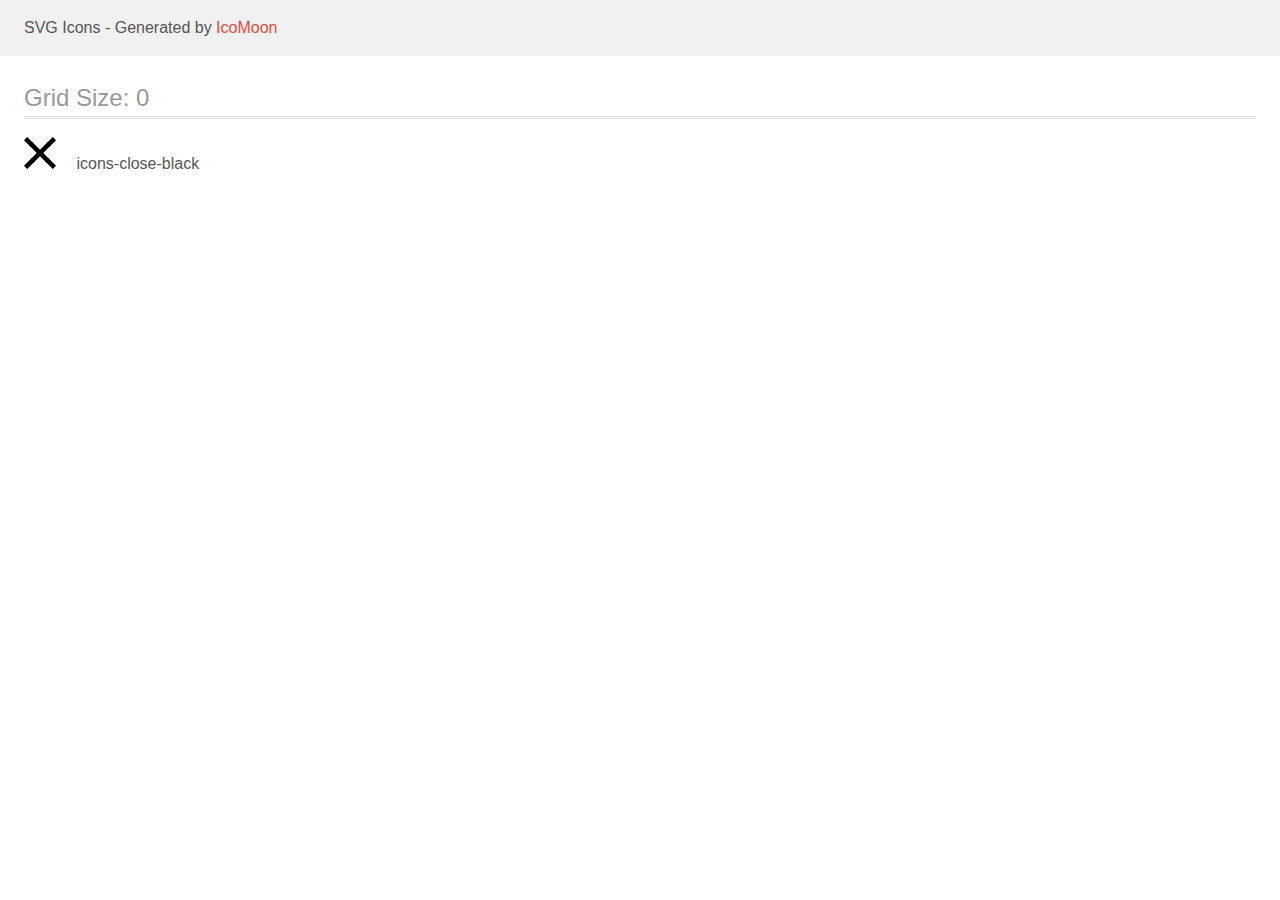
<file: images/icomoon1/demo.html>
<!doctype html>
<html>
<head>
    <title>IcoMoon - SVG Icons</title>
    <meta charset="utf-8">
    <meta name="viewport" content="width=device-width, initial-scale=1">
    <link rel="stylesheet" href="demo-files/demo.css">
    <link rel="stylesheet" href="style.css">
</head>
<body>
<svg aria-hidden="true" style="position: absolute; width: 0; height: 0; overflow: hidden;" version="1.1" xmlns="http://www.w3.org/2000/svg" xmlns:xlink="http://www.w3.org/1999/xlink">
<defs>
<symbol id="icons-close-black" viewBox="0 0 32 32">
<path d="M32 3.223l-3.223-3.223-12.777 12.777-12.777-12.777-3.223 3.223 12.777 12.777-12.777 12.777 3.223 3.223 12.777-12.777 12.777 12.777 3.223-3.223-12.777-12.777 12.777-12.777z"></path>
</symbol>
</defs>
</svg>

<header class="bgc1 clearfix">
<div class="mhl">
    <p>SVG Icons - Generated by <a href="https://icomoon.io/app">IcoMoon</a></p>
</div>
</header>
    <div class="clearfix mhl ptl">
        <h1 class="mvm mtn fgc1">Grid Size: 0</h1>
        <div class="glyph fs1">
            <div class="clearfix pbs">
                <svg class="icon icons-close-black"><use xlink:href="#icons-close-black"></use></svg><span class="name"> icons-close-black</span>
            </div>
        </div>
  </div>
<script defer src="svgxuse.js"></script>
</body>
</html>
</file>
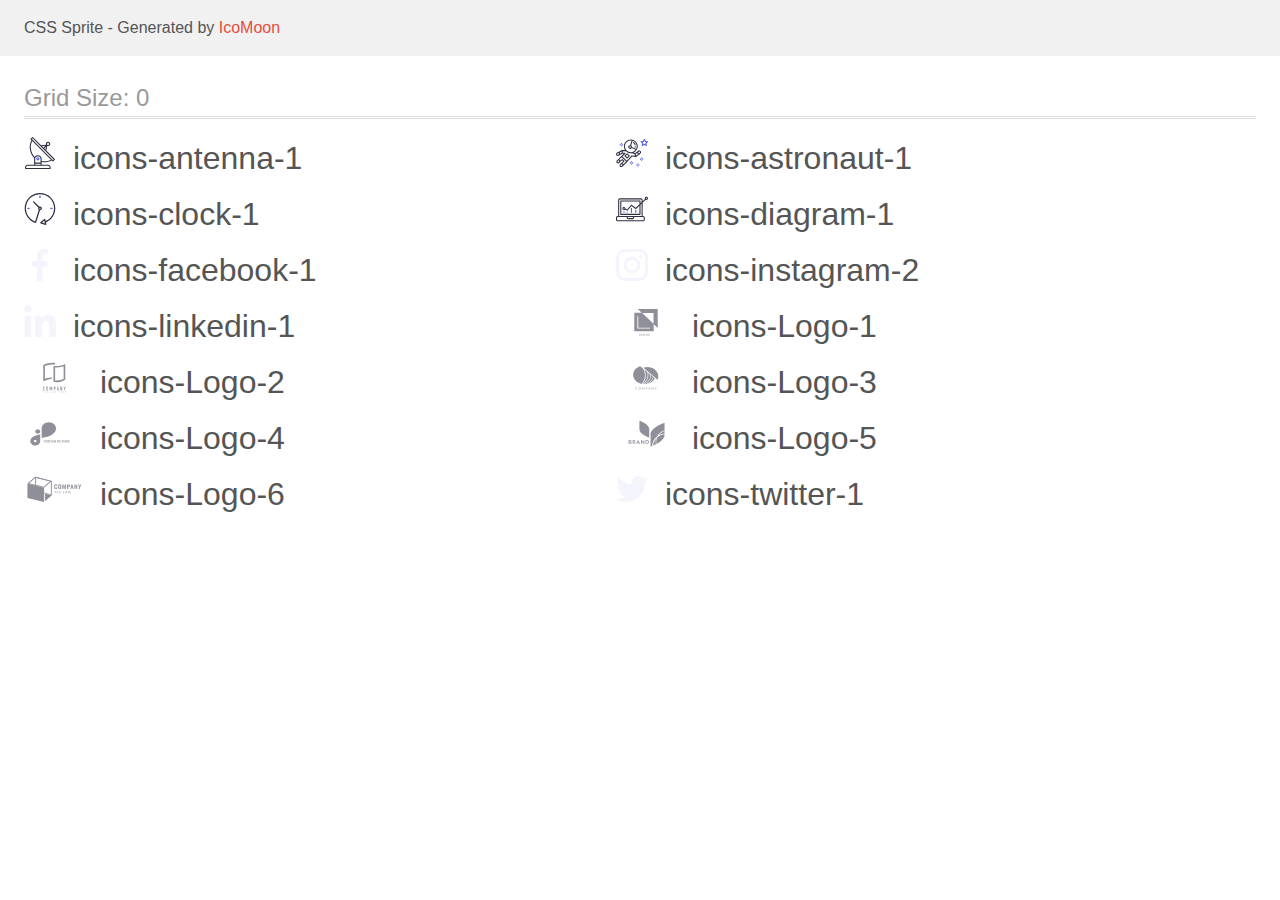
<file: images/icomoon/sprite/sprite.html>
<!doctype html>
<html>
<head>
    <title>CSS Sprite</title>
    <meta charset="utf-8">
    <meta name="viewport" content="width=device-width, initial-scale=1">
    <link href="sprite.css" rel="stylesheet">
</head>
<style>
    body {
        font-family: sans-serif;
        color: #555;
        margin: 0;
        line-height: 1.5;
    }
    a, a:visited {
        color: #e74c3c;
        text-decoration: none;
    }
    a:hover {
        box-shadow: 0 1px;
    }
    header {
        background: #F1F1F1;
    }
    p {
        margin: 1em 0;
    }
    h1 {
        font-size: 1.5em;
        font-weight: normal;
        margin: 1em 0 .75em;
        color: #999;
        box-shadow: 0 1px #ddd, 0 2px #fff, 0 3px #ddd;
    }
    .mhl {
        margin-left: 1.5em;
        margin-right: 1.5em;
    }
    .cell {
        float: left;
        margin-right: 1.5em;
        margin-bottom: .25em;
        width: 17em;
        overflow: hidden;
    }
    .cell span {
        margin-right: .25em;
    }
    .clearfix:before, .clearfix:after {
        content: " ";
        display: table;
    }
    .clearfix:after {
        clear: both;
    }
    .fs1 {
        font-size: 32px;
    }

</style>
<body>

<header class="clearfix">
    <p class="mhl">CSS Sprite - Generated by <a href="https://icomoon.io/app">IcoMoon</a></p>
</header>
    <div class="clearfix mhl">
        <h1>Grid Size: 0</h1>
        <div class="cell fs1">
            <span class="icon icons-antenna-1"></span>
            icons-antenna-1
        </div>
        <div class="cell fs1">
            <span class="icon icons-astronaut-1"></span>
            icons-astronaut-1
        </div>
        <div class="cell fs1">
            <span class="icon icons-clock-1"></span>
            icons-clock-1
        </div>
        <div class="cell fs1">
            <span class="icon icons-diagram-1"></span>
            icons-diagram-1
        </div>
        <div class="cell fs1">
            <span class="icon icons-facebook-1"></span>
            icons-facebook-1
        </div>
        <div class="cell fs1">
            <span class="icon icons-instagram-2"></span>
            icons-instagram-2
        </div>
        <div class="cell fs1">
            <span class="icon icons-linkedin-1"></span>
            icons-linkedin-1
        </div>
        <div class="cell fs1">
            <span class="icon icons-Logo-1"></span>
            icons-Logo-1
        </div>
        <div class="cell fs1">
            <span class="icon icons-Logo-2"></span>
            icons-Logo-2
        </div>
        <div class="cell fs1">
            <span class="icon icons-Logo-3"></span>
            icons-Logo-3
        </div>
        <div class="cell fs1">
            <span class="icon icons-Logo-4"></span>
            icons-Logo-4
        </div>
        <div class="cell fs1">
            <span class="icon icons-Logo-5"></span>
            icons-Logo-5
        </div>
        <div class="cell fs1">
            <span class="icon icons-Logo-6"></span>
            icons-Logo-6
        </div>
        <div class="cell fs1">
            <span class="icon icons-twitter-1"></span>
            icons-twitter-1
        </div>
  </div>

</body>
</html>
</file>
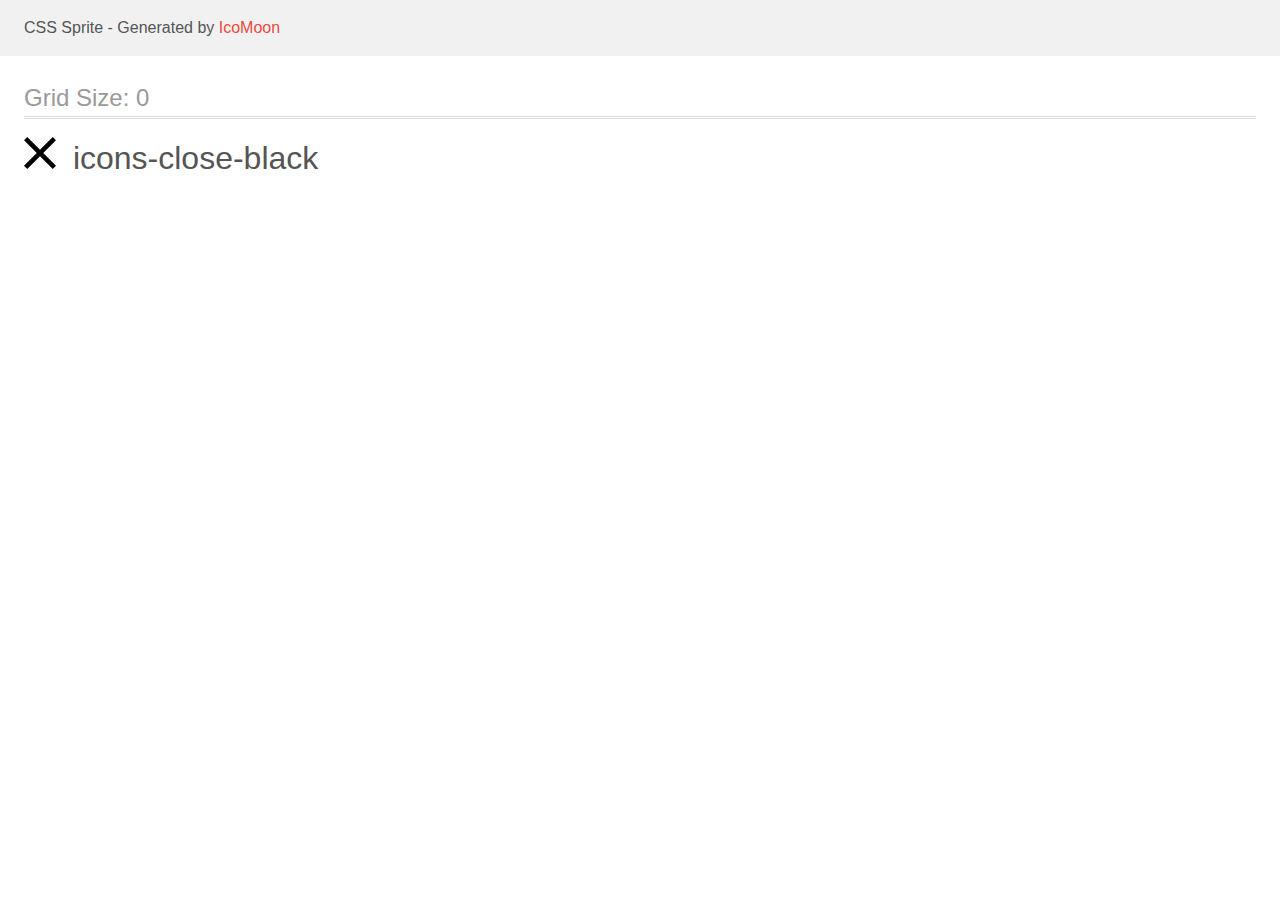
<file: images/icomoon1/sprite/sprite.html>
<!doctype html>
<html>
<head>
    <title>CSS Sprite</title>
    <meta charset="utf-8">
    <meta name="viewport" content="width=device-width, initial-scale=1">
    <link href="sprite.css" rel="stylesheet">
</head>
<style>
    body {
        font-family: sans-serif;
        color: #555;
        margin: 0;
        line-height: 1.5;
    }
    a, a:visited {
        color: #e74c3c;
        text-decoration: none;
    }
    a:hover {
        box-shadow: 0 1px;
    }
    header {
        background: #F1F1F1;
    }
    p {
        margin: 1em 0;
    }
    h1 {
        font-size: 1.5em;
        font-weight: normal;
        margin: 1em 0 .75em;
        color: #999;
        box-shadow: 0 1px #ddd, 0 2px #fff, 0 3px #ddd;
    }
    .mhl {
        margin-left: 1.5em;
        margin-right: 1.5em;
    }
    .cell {
        float: left;
        margin-right: 1.5em;
        margin-bottom: .25em;
        width: 17em;
        overflow: hidden;
    }
    .cell span {
        margin-right: .25em;
    }
    .clearfix:before, .clearfix:after {
        content: " ";
        display: table;
    }
    .clearfix:after {
        clear: both;
    }
    .fs1 {
        font-size: 32px;
    }

</style>
<body>

<header class="clearfix">
    <p class="mhl">CSS Sprite - Generated by <a href="https://icomoon.io/app">IcoMoon</a></p>
</header>
    <div class="clearfix mhl">
        <h1>Grid Size: 0</h1>
        <div class="cell fs1">
            <span class="icon icons-close-black"></span>
            icons-close-black
        </div>
  </div>

</body>
</html>
</file>
<file: css/styles.css>
:root {
        --primary-brand: #4d5ae5;
    --pressed-state: #404bbf;
    --dark: #2E2f42;
    --success: #31D0AA;
    --text: #434455;
    --subtle-text: #8e8f99;
    --accent: #E7E9fc;
    --light: #f4f4fd;
    --modal-overlay: #2e2f42;
    --hero-backround: #2e2f42;
    --hero-backround-translucend: #2e2f42bb;
    --white-background: #FFFFFF;
    --modal-background: #fcfcfc;
}

* {
    box-sizing: border-box;
    margin: 0;
    padding: 0;
}

body {
    font-family: 'Roboto', sans-serif;
    color: var(--text);
    background-color: var(--white-background);
    font-size: 24px;
}

.header {
    font-size: 16px;
    font-weight: 500;
    line-height: 1.5;
    margin: 0 auto;
    border-bottom-width: 1px;
    border-bottom-style: solid;
    border-bottom-color: var(--accent);
    box-shadow: 0px 2px 1px rgba(46, 47, 66, 0.08),
        0px 1px 1px rgba(46, 47, 66, 0.16),
        0px 1px 6px rgba(46, 47, 66, 0.08);
}

.inheader {
color: var(--dark);
}

.headcont {
    display:flex;
    align-items: center;
}

.section-motto {
    display: flex;
    margin: 0 auto;
    font-size: 56px;
    font-weight: 700;
    line-height: 1.07;
    text-transform: capitalize;
    color: white;
    padding-top: 188px;
    padding-bottom: 188px;
    background-color: var(--dark);
    background-image: linear-gradient(rgba(46, 47, 66, 0.7), rgba(46, 47, 66, 0.7)), url(../images/people-office.jpg);
    max-width: 1440px;
    background-size: cover;
    background-repeat: no-repeat;
    background-position: center;
}

h2 {
    font-size: 20px;
    font-weight: 500;
    line-height: 1.2;
    letter-spacing: 0.02em;
    text-transform: capitalize;
}

.pichead {
    font-size: 20px;
    font-weight: 500;
    line-height: 1.2;
    letter-spacing: 0.02em;
    color: var(--dark);
    margin-bottom: 8px;
}

.ulcharacteristic {
display: flex;
gap: 24px;
}

.licharacteristic {
width: calc((100% - 72px) / 4);
}

.characteristic {
    font-size: 20px;
    font-weight: 500;
    line-height: 1.2;
    letter-spacing: 0.02em;
    color: var(--dark);
    margin-bottom: 8px;
}

.lipic {
    display: block;
}

.linkoverlay {
    position: relative;
    overflow: hidden;
}

.char {
    font-size: 16px;
    font-weight: 400;
    line-height: 1.5;
    letter-spacing: 0.02em;
    color: var(--text);
    text-align: left;
}

.task {
    font-size: 36px;
    font-weight: 700;
    line-height: 1.11;
    text-align: center;
    letter-spacing: 0.02em;
    text-transform: capitalize;
    color: var(--dark);
    margin-bottom: 72px;
    padding-bottom: 0;
}

.section-tasks {
    padding-top: 0;
    padding-bottom: 120px;
}
.ultasks {
    display: flex;
    gap: 24px;
}

.litasks{
flex-basis: calc((100% - 48px) / 3);
}

.people {
    background-color: var(--light);
    font-size: 36px;
    line-height: 1.11;
    text-align: center;
    letter-spacing: 0.02em;
    text-transform: capitalize;
    color: var(--dark);
    margin: 0 auto;
}

.teamlist {
    background-color: var(--white-background);
    font-weight: 500;
    font-size: 20px;
    line-height: 1.2;
    letter-spacing: 0.02em;
    color: var(--dark);
    flex-basis: calc((100% - 72px) / 4);
    border-radius: 0px 0px 4px 4px;
    box-shadow: 0px 1px 6px rgba(46, 47, 66, 0.08),
        0px 1px 1px rgba(46, 47, 66, 0.16),
        0px 2px 1px rgba(46, 47, 66, 0.08);
}

.lisocial-link-icons {
    width: 40px;
    height: 40px;
}

address {
    font-style: normal;
    font-weight: 400;
    font-size: 16px;
    line-height: 1.5;
    padding: 24px 0;
}

.list-ulbuttons {
    display: flex;
    gap: 24px;
    justify-content: center;
    margin-bottom: 72px;
    list-style:none;
    }

.button {
    font-family: 'Roboto', sans-serif;
    font-size: 16px;
    font-weight: 500;
    line-height: 1.5;
    color: var(--primary-brand);
    cursor: pointer;
}

.sectionfiltres {
    padding-top: 96px;
    padding-bottom: 120px;
}

.filtr {
    color: var(--primary-brand);
    letter-spacing: 0.04em;
    background-color: var(--light);
    padding: 12px 24px;
    border-radius: 4px;
    border: 1px solid var(--accent);
    transition: color 250ms cubic-bezier(0.4, 0, 0.2, 1),
        background-color 250ms cubic-bezier(0.4, 0, 0.2, 1),
        border-color 250ms cubic-bezier(0.4, 0, 0.2, 1),
        box-shadow 250ms cubic-bezier(0.4, 0, 0.2, 1);
}

.filtr:hover,
.filtr:focus {
    color: var(--white-background);
    background-color: var(--pressed-state);
    border: 1px solid transparent;
    box-shadow: 0px 3px 1px rgba(0, 0, 0, 0.1),
        0px 2px 1px rgba(0, 0, 0, 0.08),
        0px 2px 2px rgba(0, 0, 0, 0.12);
}

.orderservice {
    color: white;
    background-color: var(--primary-brand);
    letter-spacing: 0.04em;
    padding: 16px 32px;
    min-width: 169px;
    height: 56px;
    border: none;
    border-radius: 4px;
    display: block;
    margin-top: 48px;
    margin-left: auto;
    margin-right: auto;
    transition: background-color 250ms cubic-bezier(0.4, 0, 0.2, 1);
}

body > button {
    font-family: "Roboto", sans-serif;
}

.orderservice:hover,
.orderservice:focus {
    background-color: var(--pressed-state);
}

footer {
    line-height: 1.5;
    background-color: var(--dark);
    letter-spacing: 0.03em;
    padding: 100px 0;
}

.foo {
    margin: 0 auto;
}

.footer {
    color: var(--light);
}

.parinfoo {
    font-size: 16px;
    font-weight: 400;
    line-height: 1.5;
    letter-spacing: 0.02em;
    color: var(--light);
    max-width: 264px;
}

.ulcontact{
    display: flex;
    align-items: right;
    gap: 40px;
    list-style: none;
    text-align: center;
}

.conts {
    color: var(--text);
    font-style: normal;
    font-weight: 400;
    letter-spacing: 0.02em;
    display: flex;
    align-items: center;
    gap: 40px;
    transition: color 250ms cubic-bezier(0.4, 0, 0.2, 1);
}

.link:hover,
.link:focus {
    color: var(--pressed-state);
}

.link .logo:hover,
.link .logo:focus {
    color: var(--pressed-state);
}

.logo {
    font-size: 18px;
    font-family: 'Raleway', sans-serif;
    font-weight: 800;
    line-height: 1.17;
    text-transform: uppercase;
    letter-spacing: 0.03em;
    color: var(--primary-brand);
    margin-right: 76px;
    display: inline-block;
}

.navigation {
    color: var(--dark);
    letter-spacing: 0.02em;
    display: inline-block;
    padding: 24px 0;
    transition: color 250ms cubic-bezier(0.4, 0, 0.2, 1);
}

.navigation-bar-transition {
    position: relative;
    display: inline-block;
    color: var(--pressed-state);
    padding: 24px 0;
    
}

.navigation-bar-transition:after {
    content: '';
    position: absolute;
    left: 0;
    bottom: -1px;
    height: 4px;
    width: 100%;
    background-color: var(--pressed-state);
    border-radius: 2px;
}

.navigation:hover,
.navigation:focus {
    color: var(--pressed-state);
}

.link {
    text-decoration: none;
    transition: color 250ms cubic-bezier(0.4, 0, 0.2, 1);
}

.picpar {
    font-size: 16px;
    line-height: 1.5;
    letter-spacing: 0.02em;
    color: var(--text);
}

.list {
    list-style: none;
    margin: 0;
    padding-left: 0;
}

.title {
    display: flex;
    text-align: center;
    font-size: 56px;
    letter-spacing: 0.02em;
    max-width: 496px;
    margin-right: auto;
    margin-left: auto;
}

.team{
    background-color: var(--light);
}

.teamhead {
    font-size: 36px;
    font-weight: 700;
    line-height: 1.11;
    text-align: center;
    letter-spacing: 0.02em;
    text-transform: capitalize;
    color: var(--dark);
    margin-bottom: 72px;
}

.teamlist {
    background-color: var(--white-background);
}

.container {
    width: 1158px;
    margin: 0 auto;
    padding: 0 15px;

}
.ulbuttonpic {
    display: flex;
    flex-wrap: wrap;
    column-gap: 24px;
    row-gap: 48px;
}

.libuttonpic {
    display: block;
    transition: color 250ms cubic-bezier(0.4, 0, 0.2, 1);
}

.libuttonpic:hover,
.libuttonpic:focus {
    box-shadow: 0px 1px 6px rgba(46, 47, 66, 0.08),
    0px 1px 1px rgba(46, 47, 66, 0.16),
    0px 2px 1px rgba(46, 47, 66, 0.08);
}

.pic {
    padding-bottom: 32px;
}

.picheader {
    font-weight: 500;
    font-size: 20px;
    line-height: 1.2;
    letter-spacing: 0.02em;
    margin-bottom: 8px;
    color: var(--dark)
}

.section {
    padding-top: 120px;
    padding-bottom: 120px;
}

img {
    display: block;
}

.ulnav {
    display: flex;
    gap: 40px;
}

.visually-hidden {
    position: absolute;
    width: 1px;
    height: 1px;
    margin: -1px;
    border: 0;
    padding: 0;
    white-space: nowrap;
    clip-path: inset(100%);
    clip: rect(0 0 0 0);
    overflow: hidden;
}

.members {
    display: flex;
    font-size: 20px;
    gap: 24px;
}

.member {
    font-size: 20px;
    font-weight: 500;
    line-height: 1.2;
    letter-spacing: 0.02em;
    text-align: center;
    margin-bottom: 8px;
}

.memberposition {
    font-size: 16px;
    font-weight: 400;
    line-height: 1.5;
    letter-spacing: 0.02em;
    color: var(--text);
    text-align: center;
    margin-bottom: 8px;
}
.membercontainer {
    padding: 32px 0;
}

.headcontainer {
    display: flex;
    gap: 332px;
}

.appcontainer {
    padding: 32px 16px;
    border: 1px solid var(--accent);
    border-top: none;
}

.logoinfoo {
    margin-bottom: 16px;
    font-size: 18px;
    font-family: 'Raleway', sans-serif;
    font-weight: 800;
    line-height: 1.17;
    text-transform: uppercase;
    letter-spacing: 0.03em;
    color: var(--primary-brand);
    margin-right: 76px;
    display: inline-block;
}
.characteristic-icons {
    background-color: var(--light);
    display: flex;
    border-radius: 4px;
    margin-bottom: 8px;
    height: 112px;
    align-items: center;
    justify-content: center;
}

.our-customers {
    padding: 120px 0 120px;
}

.customershead {
    font-size: 36px;
    font-weight: 700;
    line-height: 1.11;
    letter-spacing: 0.72px;
    color: var(--dark);
    display: flex;
    justify-content: center;
    align-items: center;
    margin-bottom: 72px;
}

.ulcustomers {
    list-style: none;
    display:flex;
    gap: 24px;
    justify-content: center;
    align-items: center;
}

.licustomers {
    width: calc((100% - 120px) / 6);
    height: 88px;
    align-items: center;
    justify-content: center;
    gap: 24px;
}
.ulsocial-link-icons {
    list-style: none;
    display: flex;
    justify-content: center;
    gap: 24px;
}
.social-link-icons {
    width: 40px;
    height: 40px;
}

.social-link {
    width: 100%;
    height: 100%;
    background-color: var(--primary-brand);
    border-radius: 50%;
    display: flex;
    align-items: center;
    justify-content: center;
    transition: background-color 250ms cubic-bezier(0.4, 0, 0.2, 1);
}

.social-link:hover,
.social-link:focus {
    background-color: var(--pressed-state);
}

.svgsocial-link-icons {
    fill: var(--light);
}

.customers-links {
    width: 100%;
    height: 100%;
    display: flex;
    align-items: center;
    justify-content: center;
    border-radius: 4px;
    border: 1px;
    border-style: solid;
    border-color: var(--subtle-text);
    color: var(--subtle-text);
    transition: border-color 250ms cubic-bezier(0.4, 0, 0.2, 1), color 250ms cubic-bezier(0.4, 0, 0.2, 1);
}

.customers-links:hover,
.customers-links:focus {
    border-color: var(--pressed-state);
    color: var(--pressed-state);
}

.svglogo-customers {
    fill: currentColor;
}

.foo-container {
    display: flex;
    align-items: baseline;
    width: 1158px;
    margin: 0 auto;
    padding: 0 15px;
}

.foo-container-logo {
    margin-right: 120px;
}

.social-media-infoo {
    font-size: 16px;
    font-weight: 500;
    line-height: 1.5;
    letter-spacing: 0.32px;
    color: var(--white-background);
    margin-bottom: 16px;
}
.ulsocial-links-infoo {
    list-style: none;
    display: flex;
    align-items: center;
    justify-content: center;
    gap: 16px;
}

.social-link-infoo {
    width: 100%;
    height: 100%;
    background-color: var(--primary-brand);
    border-radius: 50%;
    display: flex;
    align-items: center;
    justify-content: center;
    transition: background-color 250ms cubic-bezier(0.4, 0, 0.2, 1);
}

.social-link-infoo:hover,
.social-link-infoo:focus {
    background-color: var(--success);
}

.lisocial-link-icons-infoo {
    width: 40px;
    height: 40px;
}

.svgsocial-link-icons-infoo{
    fill: var(--light);
}

.overlay {
    font-family: Roboto;
    font-size: 16px;
    line-height: 24px;
    letter-spacing: 0.32px;
    color: var(--light);
    position: absolute;
    top: 0;
    left: 0;
    width: 100%;
    height: 100%;
    background-color: var(--primary-brand);
    padding: 40px 32px;
    max-width: 360px;
    max-height: 300px;
    transform: translateY(100%);
    transition: transform 250ms cubic-bezier(0.4, 0, 0.2, 1);
    
}

.link.lipic:hover .overlay,
.link.lipic:focus .overlay {
    transform: translateY(0%);
    transition: transform 250ms cubic-bezier(0.4, 0, 0.2, 1);
}


.modal-window {
    position: absolute;
    top: 50%;
    left: 50%;
    transform: translate(-50%, -50%) scale(1);
    width: 408px;
    min-height: 584px;
    border-radius: 4px;
    opacity: 1;
    pointer-events: all;
    background-color: var(--modal-background);
    box-shadow: 0px 1px 1px rgba(0, 0, 0, 0.14), 0px 1px 3px rgba(0, 0, 0, 0.12), 0px 2px 1px rgba(0, 0, 0, 0.2);
    transition: transform 250ms cubic-bezier(0.4, 0, 0.2, 1);
}

.is-hidden {
    opacity: 0;
    visibility: hidden;
    pointer-events: none;
}

.modal-body {
    position: fixed;
    top: 0;
    left: 0;
    width: 100%;
    height: 100%;
    background-color: rgba(46, 47, 66, 0.4);
    transition: opacity 250ms cubic-bezier(0.4, 0, 0.2, 1), visibility 250ms cubic-bezier(0.4, 0, 0.2, 1);
}

.closebutton {
    position: absolute;
    top: 24px;
    right: 24px;
    width: 24px;
    height: 24px;
    border-radius: 50%;
    display: flex;
    justify-content: center;
    align-items: center;
    background-color: var(--accent);
    border: 1px solid rgba(0, 0, 0, 0.1);
    padding: 0;
    cursor: pointer;
    transition: background-color 250ms cubic-bezier(0.4, 0, 0.2, 1), border 250ms cubic-bezier(0.4, 0, 0.2, 1);
}

.closebutton:hover,
.closebutton:focus {
    background-color: var(--pressed-state);
    border: none;
    fill: var(--white-background);
}

.link.lipic {
    transition: box-shadow 250ms cubic-bezier(0.4, 0, 0.2, 1)
}

.link.lipic:hover,
.link.lipic:focus {
    transform: translateY(0%);
}

.svg-modal {
    transition: fill 250ms cubic-bezier(0.4, 0, 0.2, 1);
}
</file>
<file: images/icomoon/demo-files/demo.css>
body {
  padding: 0;
  margin: 0;
  font-family: sans-serif;
  font-size: 1em;
  line-height: 1.5;
  color: #555;
  background: #fff;
}
h1 {
  font-size: 1.5em;
  font-weight: normal;
  box-shadow: 0 1px #ddd, 0 2px #fff, 0 3px #ddd;
}
small {
  font-size: .66666667em;
}
a {
  color: #e74c3c;
  text-decoration: none;
}
a:hover, a:focus {
  box-shadow: 0 1px #e74c3c;
}
.bshadow0, input {
  box-shadow: inset 0 -2px #e7e7e7;
}
input:hover {
  box-shadow: inset 0 -2px #ccc;
}
input, fieldset {
  font-size: 1em;
  margin: 0;
  padding: 0;
  border: 0;
}
input {
  color: inherit;
  line-height: 1.5;
  height: 1.5em;
  padding: .25em 0;
}
input:focus {
  outline: none;
  box-shadow: inset 0 -2px #449fdb;
}
.glyph {
  font-size: 16px;
  margin-right: 1.5em;
  float: left;
  width: 6em;
}
svg {
  color: #000;
}
.liga {
  width: 80%;
  width: calc(100% - 2.5em);
}
.talign-right {
  text-align: right;
}
.talign-center {
  text-align: center;
}
.bgc1 {
  background: #f1f1f1;
}
.fgc0 {
  color: #000;
}
.fgc1 {
  color: #999;
}
p {
  margin-top: 1em;
  margin-bottom: 1em;
}
.mvm {
  margin-top: .75em;
  margin-bottom: .75em;
}
.mtn {
  margin-top: 0;
}
.mtl, .mal {
  margin-top: 1.5em;
}
.mbl, .mal {
  margin-bottom: 1.5em;
}
.mal, .mhl {
  margin-left: 1.5em;
  margin-right: 1.5em;
}
.mhmm {
  margin-left: 1em;
  margin-right: 1em;
}
.ptl {
  padding-top: 1.5em;
}
.pbs, .pvs {
  padding-bottom: .25em;
}
.pvs, .pts {
  padding-top: .25em;
}
.unit {
  float: left;
}
.unitRight {
  float: right;
}
.size1of2 {
  width: 50%;
}
.size1of1 {
  width: 100%;
}
.clearfix:before, .clearfix:after {
  content: " ";
  display: table;
}
.clearfix:after {
  clear: both;
}
.hidden-true {
  display: none;
}
.textbox0 {
  width: 3em;
  background: #f1f1f1;
  padding: .25em .5em;
  line-height: 1.5;
  height: 1.5em;
}
.fs0 {
  font-size: 16px;
}
.fs1 {
  font-size: 32px;
}
.name {
  font-size: 0.5em;
  margin-left: 1em;
}
</file>
<file: images/icomoon/style.css>
.icon {
  display: inline-block;
  width: 1em;
  height: 1em;
  stroke-width: 0;
  stroke: currentColor;
  fill: currentColor;
}

/* ==========================================
Single-colored icons can be modified like so:
.icons-name {
  font-size: 32px;
  color: red;
}
========================================== */

.icons-Logo-1 {
  width: 1.857421875em;
}

.icons-Logo-2 {
  width: 1.857421875em;
}

.icons-Logo-3 {
  width: 1.857421875em;
}

.icons-Logo-4 {
  width: 1.857421875em;
}

.icons-Logo-5 {
  width: 1.857421875em;
}

.icons-Logo-6 {
  width: 1.857421875em;
}
</file>
<file: images/icomoon1/demo-files/demo.css>
body {
  padding: 0;
  margin: 0;
  font-family: sans-serif;
  font-size: 1em;
  line-height: 1.5;
  color: #555;
  background: #fff;
}
h1 {
  font-size: 1.5em;
  font-weight: normal;
  box-shadow: 0 1px #ddd, 0 2px #fff, 0 3px #ddd;
}
small {
  font-size: .66666667em;
}
a {
  color: #e74c3c;
  text-decoration: none;
}
a:hover, a:focus {
  box-shadow: 0 1px #e74c3c;
}
.bshadow0, input {
  box-shadow: inset 0 -2px #e7e7e7;
}
input:hover {
  box-shadow: inset 0 -2px #ccc;
}
input, fieldset {
  font-size: 1em;
  margin: 0;
  padding: 0;
  border: 0;
}
input {
  color: inherit;
  line-height: 1.5;
  height: 1.5em;
  padding: .25em 0;
}
input:focus {
  outline: none;
  box-shadow: inset 0 -2px #449fdb;
}
.glyph {
  font-size: 16px;
  margin-right: 1.5em;
  float: left;
  width: 6em;
}
svg {
  color: #000;
}
.liga {
  width: 80%;
  width: calc(100% - 2.5em);
}
.talign-right {
  text-align: right;
}
.talign-center {
  text-align: center;
}
.bgc1 {
  background: #f1f1f1;
}
.fgc0 {
  color: #000;
}
.fgc1 {
  color: #999;
}
p {
  margin-top: 1em;
  margin-bottom: 1em;
}
.mvm {
  margin-top: .75em;
  margin-bottom: .75em;
}
.mtn {
  margin-top: 0;
}
.mtl, .mal {
  margin-top: 1.5em;
}
.mbl, .mal {
  margin-bottom: 1.5em;
}
.mal, .mhl {
  margin-left: 1.5em;
  margin-right: 1.5em;
}
.mhmm {
  margin-left: 1em;
  margin-right: 1em;
}
.ptl {
  padding-top: 1.5em;
}
.pbs, .pvs {
  padding-bottom: .25em;
}
.pvs, .pts {
  padding-top: .25em;
}
.unit {
  float: left;
}
.unitRight {
  float: right;
}
.size1of2 {
  width: 50%;
}
.size1of1 {
  width: 100%;
}
.clearfix:before, .clearfix:after {
  content: " ";
  display: table;
}
.clearfix:after {
  clear: both;
}
.hidden-true {
  display: none;
}
.textbox0 {
  width: 3em;
  background: #f1f1f1;
  padding: .25em .5em;
  line-height: 1.5;
  height: 1.5em;
}
.fs0 {
  font-size: 16px;
}
.fs1 {
  font-size: 32px;
}
.name {
  font-size: 0.5em;
  margin-left: 1em;
}
</file>
<file: images/icomoon1/style.css>
.icon {
  display: inline-block;
  width: 1em;
  height: 1em;
  stroke-width: 0;
  stroke: currentColor;
  fill: currentColor;
}

/* ==========================================
Single-colored icons can be modified like so:
.icons-name {
  font-size: 32px;
  color: red;
}
========================================== */
</file>
<file: images/icomoon/sprite/sprite.css>
.icon {
  display: inline-block;
  background-repeat: no-repeat;
  background-image: url(sprite.svg);
}
.icons-antenna-1 {
  width: 32px;
  height: 32px;
  background-position: 0 0;
}
.icons-astronaut-1 {
  width: 32px;
  height: 32px;
  background-position: -48px 0;
}
.icons-clock-1 {
  width: 32px;
  height: 32px;
  background-position: -96px 0;
}
.icons-diagram-1 {
  width: 32px;
  height: 32px;
  background-position: -144px 0;
}
.icons-facebook-1 {
  width: 32px;
  height: 32px;
  background-position: -192px 0;
}
.icons-instagram-2 {
  width: 32px;
  height: 32px;
  background-position: -240px 0;
}
.icons-linkedin-1 {
  width: 32px;
  height: 32px;
  background-position: -288px 0;
}
.icons-Logo-1 {
  width: 59px;
  height: 32px;
  background-position: -336px 0;
}
.icons-Logo-2 {
  width: 59px;
  height: 32px;
  background-position: -432px 0;
}
.icons-Logo-3 {
  width: 59px;
  height: 32px;
  background-position: -528px 0;
}
.icons-Logo-4 {
  width: 59px;
  height: 32px;
  background-position: -624px 0;
}
.icons-Logo-5 {
  width: 59px;
  height: 32px;
  background-position: 0 -48px;
}
.icons-Logo-6 {
  width: 59px;
  height: 32px;
  background-position: -96px -48px;
}
.icons-twitter-1 {
  width: 32px;
  height: 32px;
  background-position: -192px -48px;
}
</file>
<file: images/icomoon1/sprite/sprite.css>
.icon {
  display: inline-block;
  background-repeat: no-repeat;
  background-image: url(sprite.svg);
}
.icons-close-black {
  width: 32px;
  height: 32px;
  background-position: 0 0;
}
</file>
